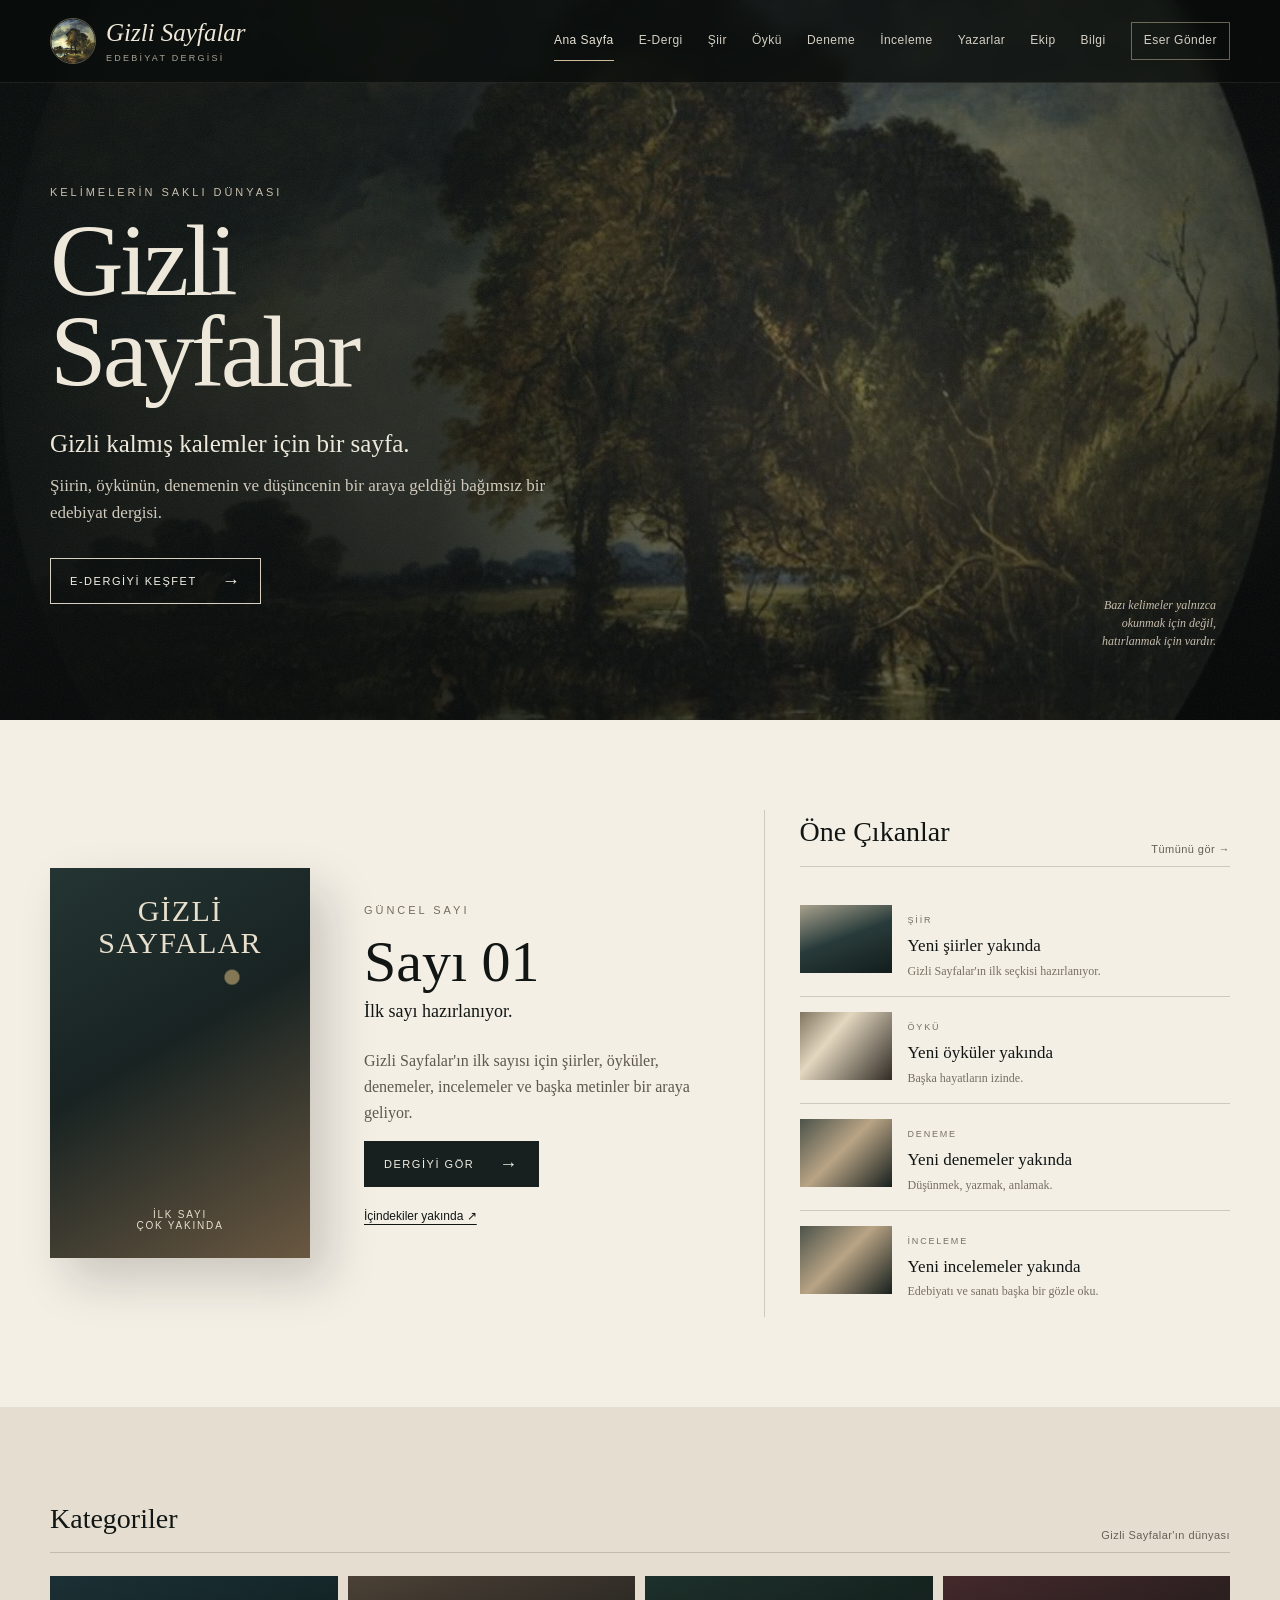
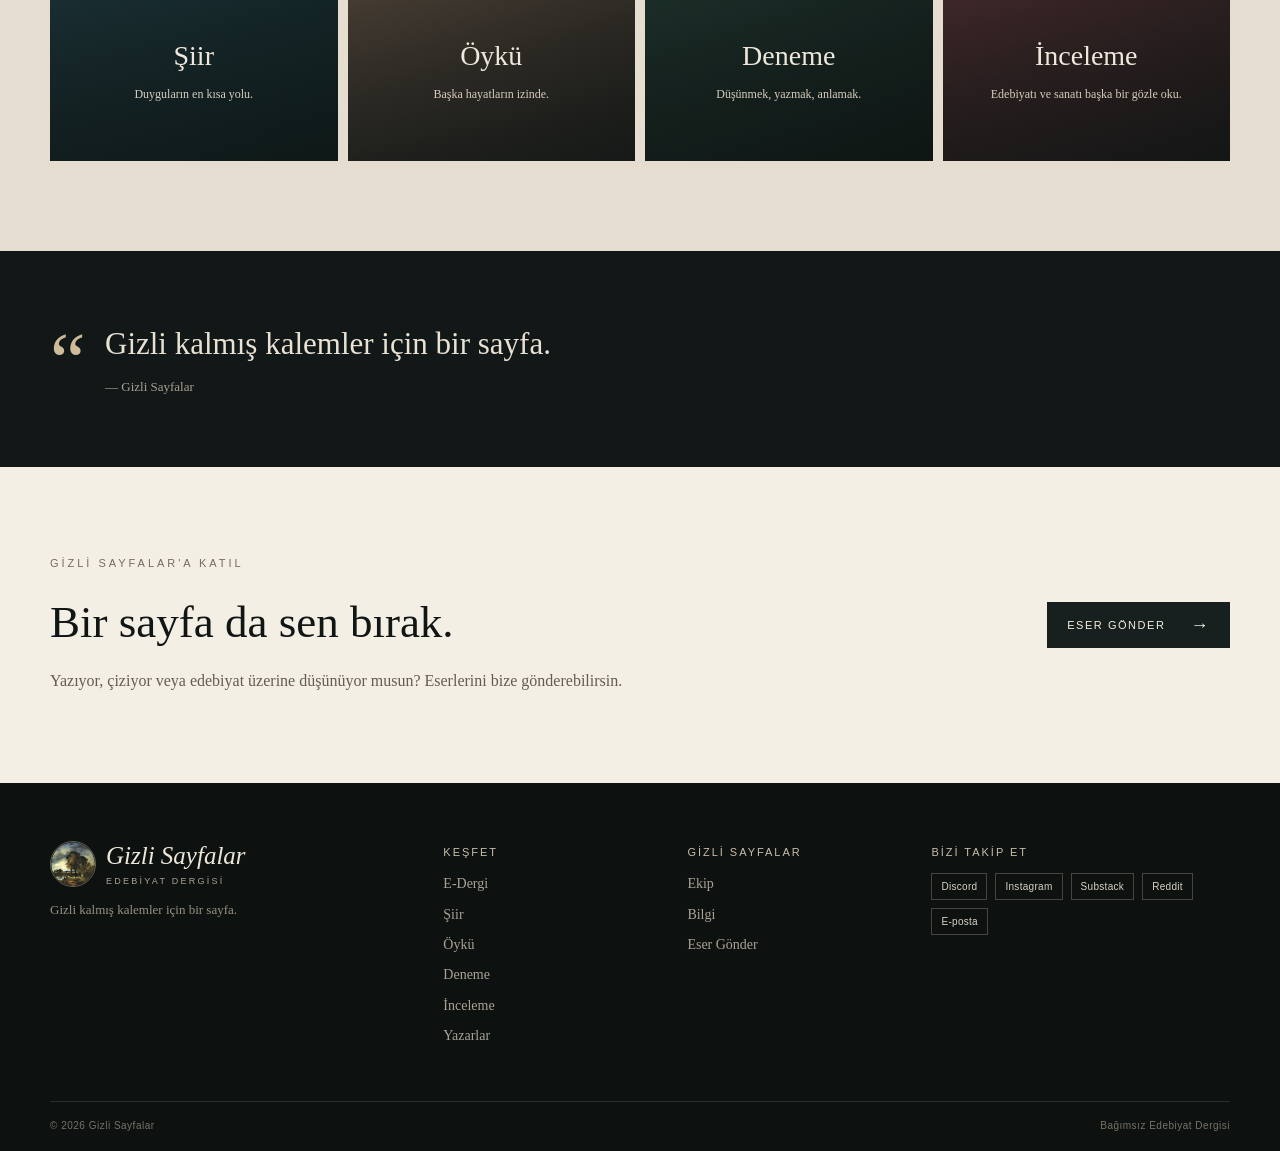
<file: index.html>
<!doctype html>
<html lang="tr">

<head>

  <meta charset="utf-8">

  <meta
    name="viewport"
    content="width=device-width, initial-scale=1"
  >

  <meta
    name="description"
    content="Gizli Sayfalar — Gizli kalmış kalemler için bir sayfa. Şiir, öykü, deneme, inceleme ve edebiyat."
  >

  <title>
    Gizli Sayfalar — Edebiyat Dergisi
  </title>

  <link
    rel="icon"
    href="assets/logo.svg"
    type="image/svg+xml"
  >

  <link
    rel="stylesheet"
    href="css/style.css"
  >

</head>


<body>


<!-- =========================
     HEADER
========================= -->

<header class="site-header">

  <div class="container nav-wrap">


    <a
      class="brand"
      href="index.html"
      aria-label="Gizli Sayfalar ana sayfa"
    >

      <span class="brand-mark">

        <img
          src="assets/logo-emblem.png"
          alt=""
          aria-hidden="true"
        >

        <span>

          <strong>
            Gizli Sayfalar
          </strong>

          <small>
            EDEBİYAT DERGİSİ
          </small>

        </span>

      </span>

    </a>


    <button
      class="menu-toggle"
      aria-label="Menüyü aç/kapat"
      aria-expanded="false"
    >
      ☰
    </button>


    <nav
      class="nav"
      aria-label="Ana menü"
    >

      <a
        class="active"
        href="index.html"
      >
        Ana Sayfa
      </a>

      <a href="pages/e-dergi.html">
        E-Dergi
      </a>

      <a href="pages/siir.html">
        Şiir
      </a>

      <a href="pages/oyku.html">
        Öykü
      </a>

      <a href="pages/deneme.html">
        Deneme
      </a>

      <a href="pages/inceleme.html">
        İnceleme
      </a>

      <a href="pages/yazarlar.html">
        Yazarlar
      </a>

      <a href="pages/ekip.html">
        Ekip
      </a>

      <a href="pages/bilgi.html">
        Bilgi
      </a>

      <a
        class="nav-submit"
        href="pages/gonder.html"
      >
        Eser Gönder
      </a>

    </nav>


  </div>

</header>



<!-- =========================
     MAIN
========================= -->

<main>


<!-- HERO -->

<section class="hero">

  <div class="hero-overlay"></div>


  <div class="container hero-content">


    <p class="eyebrow">
      KELİMELERİN SAKLI DÜNYASI
    </p>


    <h1>
      Gizli<br>
      Sayfalar
    </h1>


    <p class="hero-lead">
      Gizli kalmış kalemler için bir sayfa.
    </p>


    <p class="hero-copy">
      Şiirin, öykünün, denemenin ve düşüncenin
      bir araya geldiği bağımsız bir edebiyat dergisi.
    </p>


    <a
      class="button button-light"
      href="pages/e-dergi.html"
    >

      E-DERGİYİ KEŞFET

      <span>
        →
      </span>

    </a>


  </div>


  <div class="hero-note">

    Bazı kelimeler yalnızca<br>
    okunmak için değil,<br>
    hatırlanmak için vardır.

  </div>


</section>



<!-- =========================
     CURRENT ISSUE
========================= -->

<section class="issue-section section">

  <div class="container issue-grid">


    <div
      class="issue-cover cover-placeholder"
      aria-label="İlk sayı kapağı henüz hazır değil"
    >

      <span>
        GİZLİ<br>
        SAYFALAR
      </span>

      <small>
        İLK SAYI<br>
        ÇOK YAKINDA
      </small>

    </div>


    <div class="issue-info">

      <p class="eyebrow dark">
        GÜNCEL SAYI
      </p>


      <h2>
        Sayı 01
      </h2>


      <p class="issue-status">
        İlk sayı hazırlanıyor.
      </p>


      <p>
        Gizli Sayfalar'ın ilk sayısı için
        şiirler, öyküler, denemeler,
        incelemeler ve başka metinler
        bir araya geliyor.
      </p>


      <a
        class="button button-dark"
        href="pages/e-dergi.html"
      >

        DERGİYİ GÖR

        <span>
          →
        </span>

      </a>


      <a
        class="text-link"
        href="pages/e-dergi.html"
      >
        İçindekiler yakında ↗
      </a>


    </div>



    <!-- ÖNE ÇIKANLAR -->

    <div class="recent">


      <div class="section-heading">

        <h2>
          Öne Çıkanlar
        </h2>

        <a href="pages/siir.html">
          Tümünü gör →
        </a>

      </div>



      <!-- ŞİİR -->

      <article class="recent-item">

        <div
          class="mini-image img-sea"
          aria-hidden="true"
        ></div>


        <div>

          <span>
            ŞİİR
          </span>

          <h3>
            Yeni şiirler yakında
          </h3>

          <p>
            Gizli Sayfalar'ın ilk seçkisi hazırlanıyor.
          </p>

        </div>

      </article>



      <!-- ÖYKÜ -->

      <article class="recent-item">

        <div
          class="mini-image img-paper"
          aria-hidden="true"
        ></div>


        <div>

          <span>
            ÖYKÜ
          </span>

          <h3>
            Yeni öyküler yakında
          </h3>

          <p>
            Başka hayatların izinde.
          </p>

        </div>

      </article>



      <!-- DENEME -->

      <article class="recent-item">

        <div
          class="mini-image img-window"
          aria-hidden="true"
        ></div>


        <div>

          <span>
            DENEME
          </span>

          <h3>
            Yeni denemeler yakında
          </h3>

          <p>
            Düşünmek, yazmak, anlamak.
          </p>

        </div>

      </article>



      <!-- İNCELEME -->

      <article class="recent-item">

        <div
          class="mini-image img-window"
          aria-hidden="true"
        ></div>


        <div>

          <span>
            İNCELEME
          </span>

          <h3>
            Yeni incelemeler yakında
          </h3>

          <p>
            Edebiyatı ve sanatı başka bir gözle oku.
          </p>

        </div>

      </article>


    </div>


  </div>

</section>



<!-- =========================
     CATEGORIES
========================= -->

<section class="categories section section-muted">

  <div class="container">


    <div class="section-heading">

      <h2>
        Kategoriler
      </h2>

      <span>
        Gizli Sayfalar'ın dünyası
      </span>

    </div>



    <div class="category-grid">


      <!-- ŞİİR -->

      <a
        class="category-card cat-poem"
        href="pages/siir.html"
      >

        <strong>
          Şiir
        </strong>

        <small>
          Duyguların en kısa yolu.
        </small>

      </a>



      <!-- ÖYKÜ -->

      <a
        class="category-card cat-story"
        href="pages/oyku.html"
      >

        <strong>
          Öykü
        </strong>

        <small>
          Başka hayatların izinde.
        </small>

      </a>



      <!-- DENEME -->

      <a
        class="category-card cat-essay"
        href="pages/deneme.html"
      >

        <strong>
          Deneme
        </strong>

        <small>
          Düşünmek, yazmak, anlamak.
        </small>

      </a>



      <!-- İNCELEME -->

      <a
        class="category-card cat-crit"
        href="pages/inceleme.html"
      >

        <strong>
          İnceleme
        </strong>

        <small>
          Edebiyatı ve sanatı başka bir gözle oku.
        </small>

      </a>


    </div>

  </div>

</section>



<!-- =========================
     QUOTE
========================= -->

<section class="quote-band">

  <div class="container">


    <span class="quote-mark">
      “
    </span>


    <p>
      Gizli kalmış kalemler için bir sayfa.
    </p>


    <small>
      — Gizli Sayfalar
    </small>


  </div>

</section>



<!-- =========================
     JOIN
========================= -->

<section class="join section">

  <div class="container join-grid">


    <div>

      <p class="eyebrow dark">
        GİZLİ SAYFALAR'A KATIL
      </p>


      <h2>
        Bir sayfa da sen bırak.
      </h2>


      <p>
        Yazıyor, çiziyor veya edebiyat üzerine
        düşünüyor musun?
        Eserlerini bize gönderebilirsin.
      </p>

    </div>


    <a
      class="button button-dark"
      href="pages/gonder.html"
    >

      ESER GÖNDER

      <span>
        →
      </span>

    </a>


  </div>

</section>


</main>



<!-- =========================
     FOOTER
========================= -->

<footer class="site-footer">


  <div class="container footer-grid">


    <!-- MARKA -->

    <div>

      <span class="brand-mark footer-brand">

        <img
          src="assets/logo-emblem.png"
          alt=""
          aria-hidden="true"
        >

        <span>

          <strong>
            Gizli Sayfalar
          </strong>

          <small>
            EDEBİYAT DERGİSİ
          </small>

        </span>

      </span>


      <p>
        Gizli kalmış kalemler için bir sayfa.
      </p>

    </div>



    <!-- KEŞFET -->

    <div>

      <h3>
        Keşfet
      </h3>


      <a href="pages/e-dergi.html">
        E-Dergi
      </a>


      <a href="pages/siir.html">
        Şiir
      </a>


      <a href="pages/oyku.html">
        Öykü
      </a>


      <a href="pages/deneme.html">
        Deneme
      </a>


      <a href="pages/inceleme.html">
        İnceleme
      </a>


      <a href="pages/yazarlar.html">
        Yazarlar
      </a>

    </div>



    <!-- GİZLİ SAYFALAR -->

    <div>

      <h3>
        Gizli Sayfalar
      </h3>


      <a href="pages/ekip.html">
        Ekip
      </a>


      <a href="pages/bilgi.html">
        Bilgi
      </a>


      <a href="pages/gonder.html">
        Eser Gönder
      </a>

    </div>



    <!-- SOSYAL -->

    <div>

      <h3>
        Bizi takip et
      </h3>


      <div class="socials">


        <a
          href="https://discord.gg/N4m8sy9b"
          target="_blank"
          rel="noopener"
          aria-label="Discord"
        >
          Discord
        </a>


        <a
          href="https://www.instagram.com/gizlisayfalardergisi?igsi=eDFiaDN3czNrcjU2"
          target="_blank"
          rel="noopener"
          aria-label="Instagram"
        >
          Instagram
        </a>


        <a
          href="https://substack.com/@lebklebkral?utm_source=share&utm_medium=android&r=7fsu47"
          target="_blank"
          rel="noopener"
          aria-label="Substack"
        >
          Substack
        </a>


        <a
          href="https://www.reddit.com/r/GizliSayfalar/s/rLZT53cDWE"
          target="_blank"
          rel="noopener"
          aria-label="Reddit"
        >
          Reddit
        </a>


        <a
          href="mailto:gizlisayfalardergisi@gmail.com"
          aria-label="E-posta"
        >
          E-posta
        </a>


      </div>

    </div>


  </div>



  <div class="container footer-bottom">

    <span>
      © 2026 Gizli Sayfalar
    </span>


    <span>
      Bağımsız Edebiyat Dergisi
    </span>

  </div>


</footer>



<script src="js/main.js"></script>


</body>

</html>
</file>
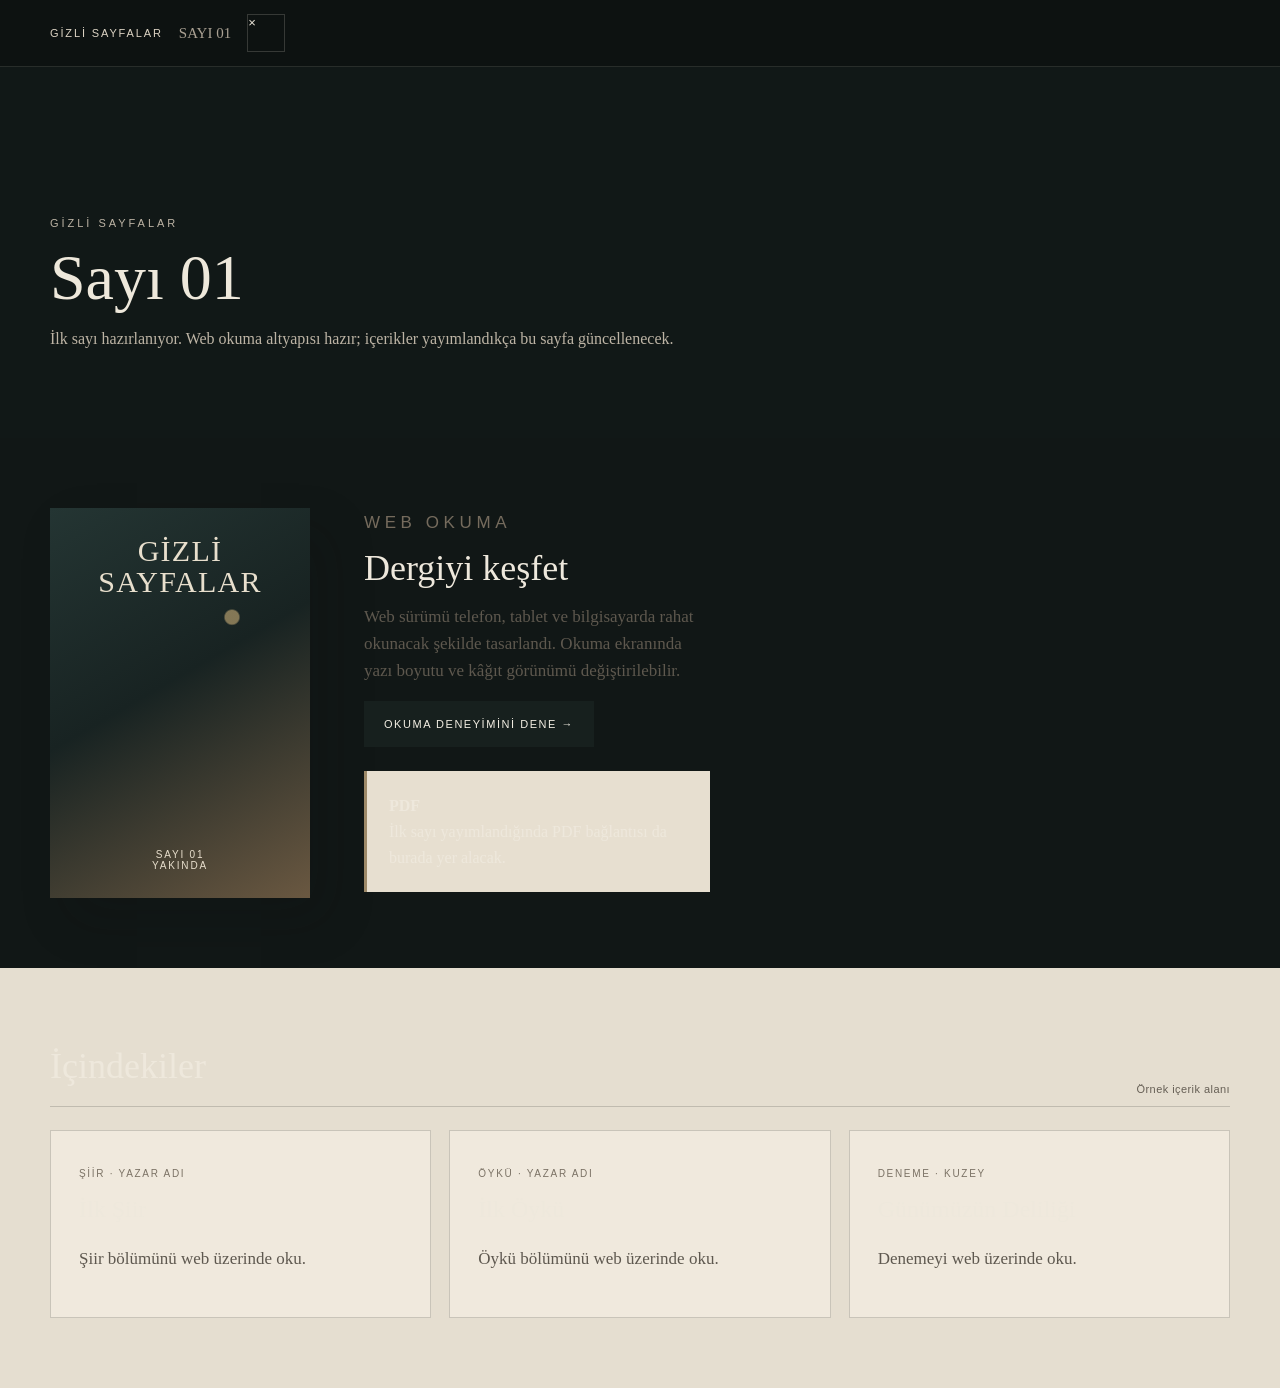
<file: dergi/sayi-01/index.html>
<!doctype html>
<html lang="tr">
<head><meta charset="utf-8"><meta name="viewport" content="width=device-width,initial-scale=1">
<title>Sayı 01 — Gizli Sayfalar</title><link rel="icon" href="../../assets/logo.svg" type="image/svg+xml">
<link rel="stylesheet" href="../../css/style.css"><link rel="stylesheet" href="../../css/reader.css"></head>
<body class="reader-shell">
<header class="reader-top"><div class="container reader-bar">
<a class="reader-brand" href="../../pages/e-dergi.html">GİZLİ SAYFALAR</a>
<span class="reader-title">SAYI 01</span><a class="reader-icon" href="../../index.html" aria-label="Ana sayfa">×</a>
</div></header>
<main>
<section class="page-hero"><div class="container"><p class="eyebrow">GİZLİ SAYFALAR</p><h1>Sayı 01</h1><p>İlk sayı hazırlanıyor. Web okuma altyapısı hazır; içerikler yayımlandıkça bu sayfa güncellenecek.</p></div></section>
<section class="content-section"><div class="container issue-grid">
<div class="issue-cover cover-placeholder"><span>GİZLİ<br>SAYFALAR</span><small>SAYI 01<br>YAKINDA</small></div>
<div class="issue-info"><p class="eyebrow dark">WEB OKUMA</p><h2>Dergiyi keşfet</h2>
<p>Web sürümü telefon, tablet ve bilgisayarda rahat okunacak şekilde tasarlandı. Okuma ekranında yazı boyutu ve kâğıt görünümü değiştirilebilir.</p>
<a class="button button-dark" href="articles/ilk-siir.html">OKUMA DENEYİMİNİ DENE →</a>
<div class="notice" style="margin-top:24px"><strong>PDF</strong><br>İlk sayı yayımlandığında PDF bağlantısı da burada yer alacak.</div>
</div></div></section>
<section class="content-section section-muted"><div class="container">
<div class="section-heading"><h2>İçindekiler</h2><span>Örnek içerik alanı</span></div>
<div class="cards">
<a class="card" href="articles/ilk-siir.html"><small>ŞİİR · YAZAR ADI</small><h3>İlk Şiir</h3><p>Şiir bölümünü web üzerinde oku.</p></a>
<a class="card" href="articles/ilk-oyku.html"><small>ÖYKÜ · YAZAR ADI</small><h3>İlk Öykü</h3><p>Öykü bölümünü web üzerinde oku.</p></a>
<a class="card" href="articles/gunumuzun-deliligi.html"><small>DENEME · KUZEY</small><h3>Günümüzün Deliliği</h3><p>Denemeyi web üzerinde oku.</p></a>
</div></div></section>
</main>
</body></html>
</file>
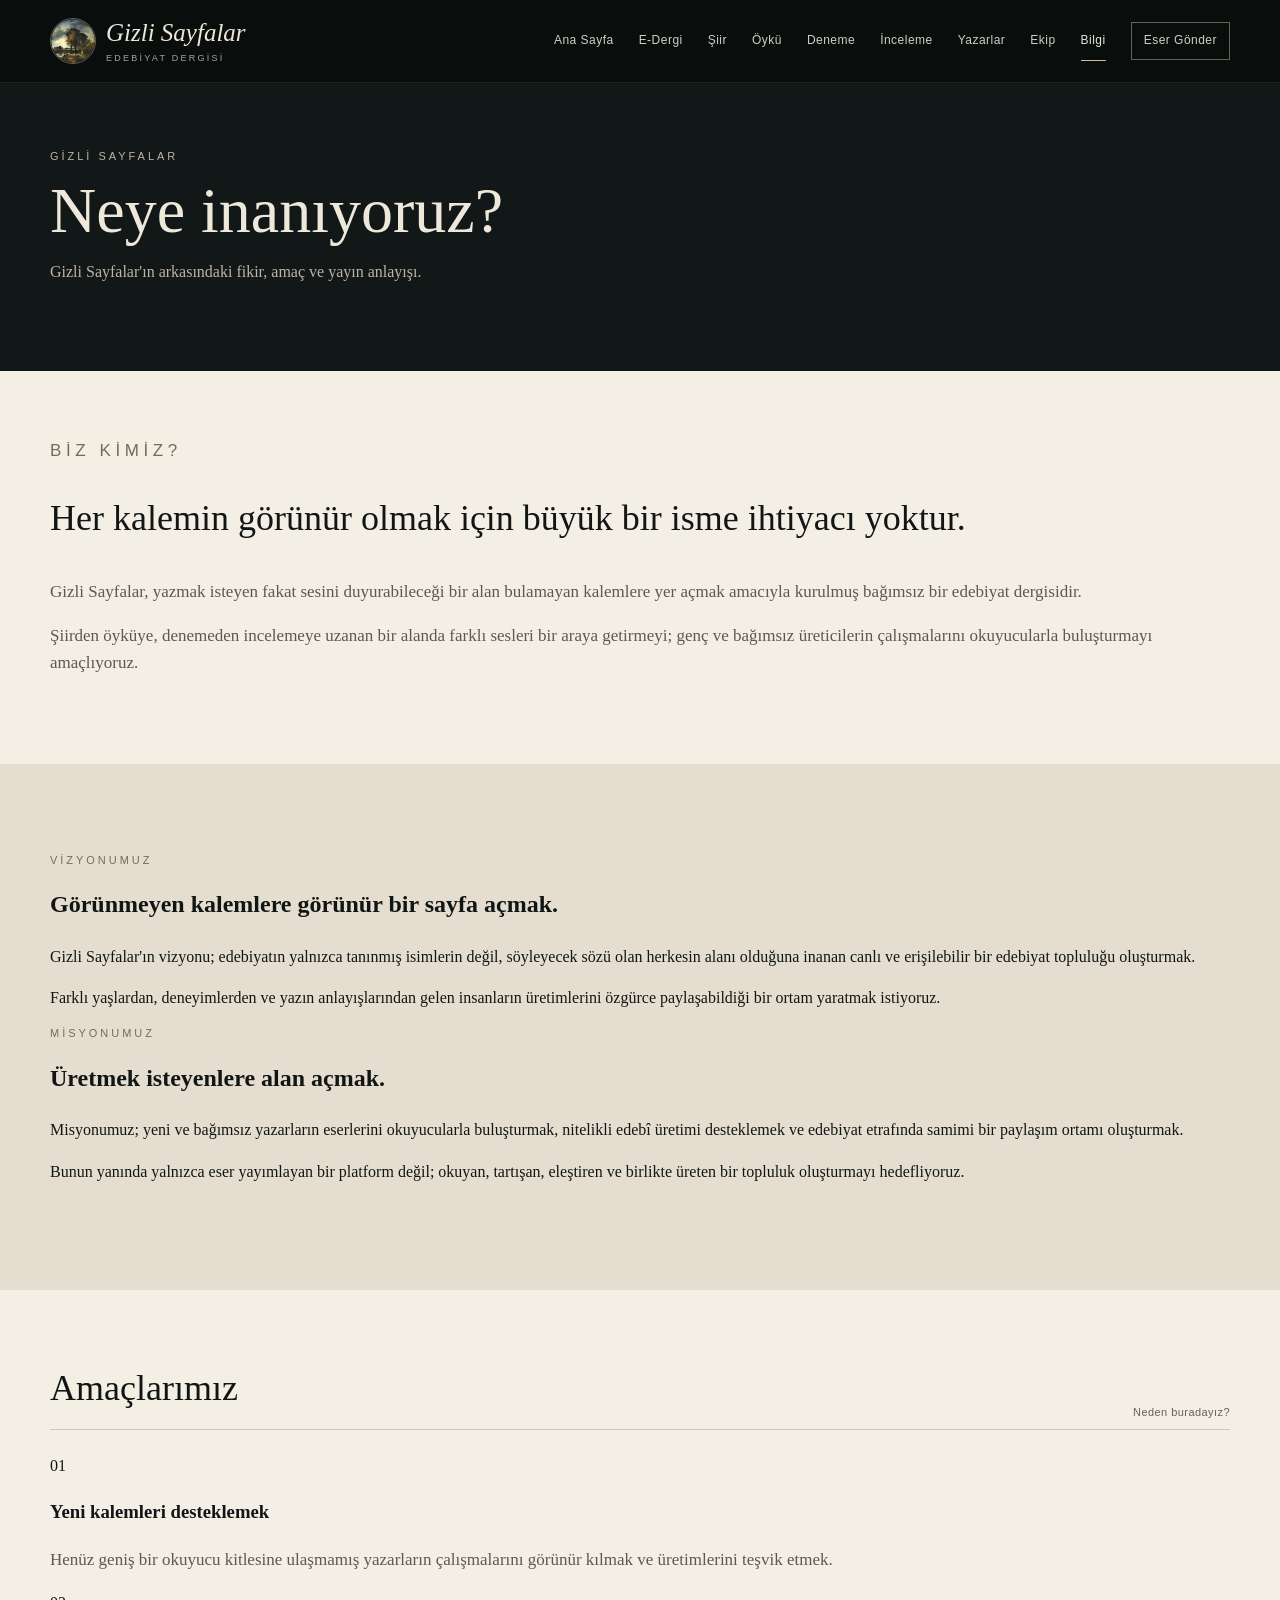
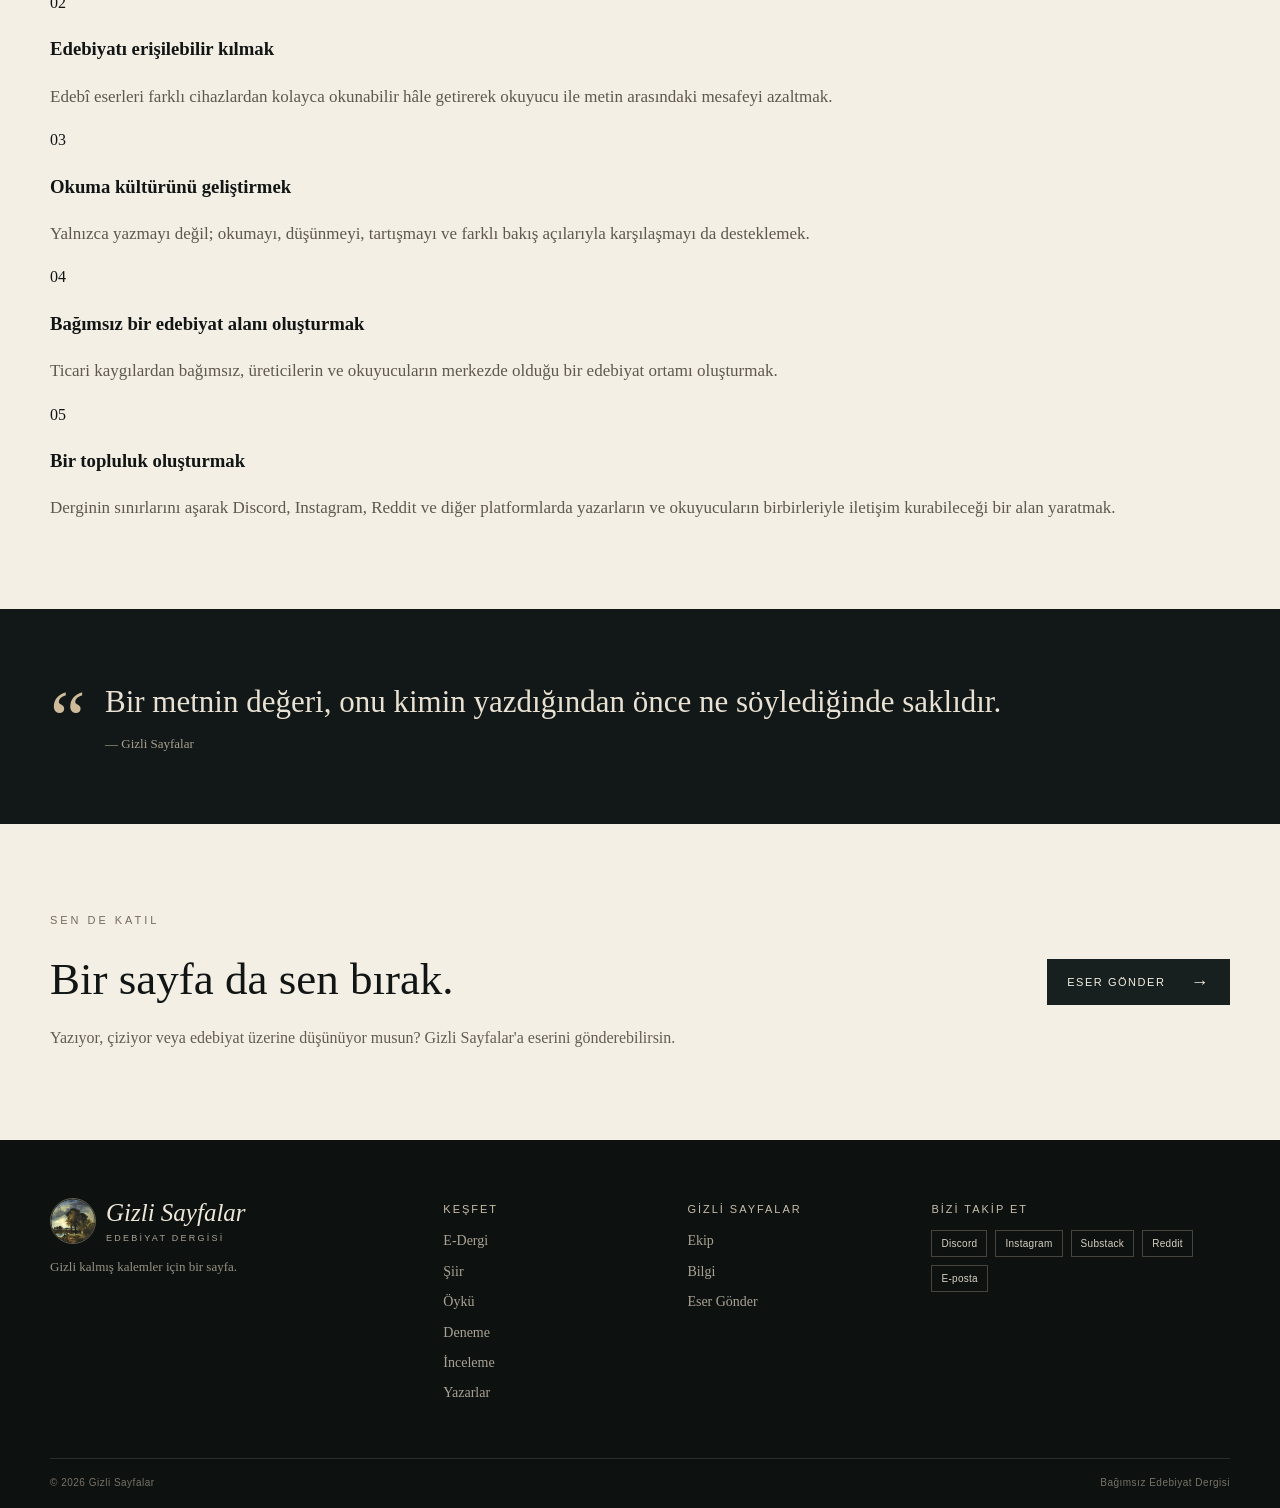
<file: pages/bilgi.html>
<!doctype html>
<html lang="tr">

<head>

  <meta charset="utf-8">

  <meta
    name="viewport"
    content="width=device-width, initial-scale=1"
  >

  <meta
    name="description"
    content="Gizli Sayfalar'ın vizyonu, misyonu ve amaçları."
  >

  <title>
    Bilgi — Gizli Sayfalar
  </title>

  <link
    rel="icon"
    href="../assets/logo.svg"
    type="image/svg+xml"
  >

  <link
    rel="stylesheet"
    href="../css/style.css"
  >

</head>


<body>


<header class="site-header">

  <div class="container nav-wrap">


    <a
      class="brand"
      href="../index.html"
    >

      <span class="brand-mark">

        <img
          src="../assets/logo-emblem.png"
          alt=""
          aria-hidden="true"
        >

        <span>

          <strong>
            Gizli Sayfalar
          </strong>

          <small>
            EDEBİYAT DERGİSİ
          </small>

        </span>

      </span>

    </a>


    <button
      class="menu-toggle"
      aria-label="Menüyü aç/kapat"
      aria-expanded="false"
    >
      ☰
    </button>


    <nav class="nav">

      <a href="../index.html">
        Ana Sayfa
      </a>

      <a href="e-dergi.html">
        E-Dergi
      </a>

      <a href="siir.html">
        Şiir
      </a>

      <a href="oyku.html">
        Öykü
      </a>

      <a href="deneme.html">
        Deneme
      </a>

      <a href="inceleme.html">
        İnceleme
      </a>

      <a href="yazarlar.html">
        Yazarlar
      </a>

      <a href="ekip.html">
        Ekip
      </a>

      <a
        class="active"
        href="bilgi.html"
      >
        Bilgi
      </a>

      <a
        class="nav-submit"
        href="gonder.html"
      >
        Eser Gönder
      </a>

    </nav>


  </div>

</header>



<main>


<!-- HERO -->

<section class="page-hero">

  <div class="container">

    <p class="eyebrow">
      GİZLİ SAYFALAR
    </p>

    <h1>
      Neye inanıyoruz?
    </h1>

    <p>
      Gizli Sayfalar'ın arkasındaki fikir,
      amaç ve yayın anlayışı.
    </p>

  </div>

</section>



<!-- INTRO -->

<section class="content-section">

  <div class="container">

    <div class="info-intro">

      <p class="eyebrow dark">
        BİZ KİMİZ?
      </p>

      <h2>
        Her kalemin görünür olmak için
        büyük bir isme ihtiyacı yoktur.
      </h2>

      <p>
        Gizli Sayfalar, yazmak isteyen fakat
        sesini duyurabileceği bir alan bulamayan
        kalemlere yer açmak amacıyla kurulmuş
        bağımsız bir edebiyat dergisidir.
      </p>

      <p>
        Şiirden öyküye, denemeden incelemeye
        uzanan bir alanda farklı sesleri bir araya
        getirmeyi; genç ve bağımsız üreticilerin
        çalışmalarını okuyucularla buluşturmayı
        amaçlıyoruz.
      </p>

    </div>

  </div>

</section>



<!-- VISION / MISSION -->

<section class="section section-muted">

  <div class="container">

    <div class="info-grid">


      <article class="info-card">

        <p class="eyebrow dark">
          VİZYONUMUZ
        </p>

        <h2>
          Görünmeyen kalemlere
          görünür bir sayfa açmak.
        </h2>

        <p>
          Gizli Sayfalar'ın vizyonu;
          edebiyatın yalnızca tanınmış isimlerin
          değil, söyleyecek sözü olan herkesin
          alanı olduğuna inanan canlı ve
          erişilebilir bir edebiyat topluluğu
          oluşturmak.
        </p>

        <p>
          Farklı yaşlardan, deneyimlerden ve
          yazın anlayışlarından gelen insanların
          üretimlerini özgürce paylaşabildiği
          bir ortam yaratmak istiyoruz.
        </p>

      </article>



      <article class="info-card">

        <p class="eyebrow dark">
          MİSYONUMUZ
        </p>

        <h2>
          Üretmek isteyenlere
          alan açmak.
        </h2>

        <p>
          Misyonumuz; yeni ve bağımsız
          yazarların eserlerini okuyucularla
          buluşturmak, nitelikli edebî üretimi
          desteklemek ve edebiyat etrafında
          samimi bir paylaşım ortamı oluşturmak.
        </p>

        <p>
          Bunun yanında yalnızca eser yayımlayan
          bir platform değil; okuyan, tartışan,
          eleştiren ve birlikte üreten bir topluluk
          oluşturmayı hedefliyoruz.
        </p>

      </article>


    </div>

  </div>

</section>



<!-- PURPOSE -->

<section class="content-section">

  <div class="container">


    <div class="section-heading">

      <h2>
        Amaçlarımız
      </h2>

      <span>
        Neden buradayız?
      </span>

    </div>



    <div class="purpose-list">


      <article class="purpose-item">

        <span>
          01
        </span>

        <div>

          <h3>
            Yeni kalemleri desteklemek
          </h3>

          <p>
            Henüz geniş bir okuyucu kitlesine
            ulaşmamış yazarların çalışmalarını
            görünür kılmak ve üretimlerini
            teşvik etmek.
          </p>

        </div>

      </article>



      <article class="purpose-item">

        <span>
          02
        </span>

        <div>

          <h3>
            Edebiyatı erişilebilir kılmak
          </h3>

          <p>
            Edebî eserleri farklı cihazlardan
            kolayca okunabilir hâle getirerek
            okuyucu ile metin arasındaki mesafeyi
            azaltmak.
          </p>

        </div>

      </article>



      <article class="purpose-item">

        <span>
          03
        </span>

        <div>

          <h3>
            Okuma kültürünü geliştirmek
          </h3>

          <p>
            Yalnızca yazmayı değil; okumayı,
            düşünmeyi, tartışmayı ve farklı
            bakış açılarıyla karşılaşmayı da
            desteklemek.
          </p>

        </div>

      </article>



      <article class="purpose-item">

        <span>
          04
        </span>

        <div>

          <h3>
            Bağımsız bir edebiyat alanı oluşturmak
          </h3>

          <p>
            Ticari kaygılardan bağımsız,
            üreticilerin ve okuyucuların
            merkezde olduğu bir edebiyat
            ortamı oluşturmak.
          </p>

        </div>

      </article>



      <article class="purpose-item">

        <span>
          05
        </span>

        <div>

          <h3>
            Bir topluluk oluşturmak
          </h3>

          <p>
            Derginin sınırlarını aşarak Discord,
            Instagram, Reddit ve diğer platformlarda
            yazarların ve okuyucuların birbirleriyle
            iletişim kurabileceği bir alan yaratmak.
          </p>

        </div>

      </article>


    </div>

  </div>

</section>



<!-- CLOSING -->

<section class="quote-band">

  <div class="container">

    <span class="quote-mark">
      “
    </span>

    <p>
      Bir metnin değeri,
      onu kimin yazdığından önce
      ne söylediğinde saklıdır.
    </p>

    <small>
      — Gizli Sayfalar
    </small>

  </div>

</section>



<!-- JOIN -->

<section class="join section">

  <div class="container join-grid">

    <div>

      <p class="eyebrow dark">
        SEN DE KATIL
      </p>

      <h2>
        Bir sayfa da sen bırak.
      </h2>

      <p>
        Yazıyor, çiziyor veya edebiyat
        üzerine düşünüyor musun?
        Gizli Sayfalar'a eserini gönderebilirsin.
      </p>

    </div>


    <a
      class="button button-dark"
      href="gonder.html"
    >

      ESER GÖNDER

      <span>
        →
      </span>

    </a>

  </div>

</section>


</main>



<footer class="site-footer">

  <div class="container footer-grid">


    <div>

      <span class="brand-mark footer-brand">

        <img
          src="../assets/logo-emblem.png"
          alt=""
          aria-hidden="true"
        >

        <span>

          <strong>
            Gizli Sayfalar
          </strong>

          <small>
            EDEBİYAT DERGİSİ
          </small>

        </span>

      </span>

      <p>
        Gizli kalmış kalemler için bir sayfa.
      </p>

    </div>


    <div>

      <h3>
        Keşfet
      </h3>

      <a href="e-dergi.html">
        E-Dergi
      </a>

      <a href="siir.html">
        Şiir
      </a>

      <a href="oyku.html">
        Öykü
      </a>

      <a href="deneme.html">
        Deneme
      </a>

      <a href="inceleme.html">
        İnceleme
      </a>

      <a href="yazarlar.html">
        Yazarlar
      </a>

    </div>


    <div>

      <h3>
        Gizli Sayfalar
      </h3>

      <a href="ekip.html">
        Ekip
      </a>

      <a href="bilgi.html">
        Bilgi
      </a>

      <a href="gonder.html">
        Eser Gönder
      </a>

    </div>


    <div>

      <h3>
        Bizi takip et
      </h3>

      <div class="socials">

        <a
          href="https://discord.gg/N4m8sy9b"
          target="_blank"
          rel="noopener"
        >
          Discord
        </a>

        <a
          href="https://www.instagram.com/gizlisayfalardergisi?igsi=eDFiaDN3czNrcjU2"
          target="_blank"
          rel="noopener"
        >
          Instagram
        </a>

        <a
          href="https://substack.com/@lebklebkral?utm_source=share&utm_medium=android&r=7fsu47"
          target="_blank"
          rel="noopener"
        >
          Substack
        </a>

        <a
          href="https://www.reddit.com/r/GizliSayfalar/s/rLZT53cDWE"
          target="_blank"
          rel="noopener"
        >
          Reddit
        </a>

        <a
          href="mailto:gizlisayfalardergisi@gmail.com"
        >
          E-posta
        </a>

      </div>

    </div>

  </div>


  <div class="container footer-bottom">

    <span>
      © 2026 Gizli Sayfalar
    </span>

    <span>
      Bağımsız Edebiyat Dergisi
    </span>

  </div>

</footer>


<script src="../js/main.js"></script>

</body>

</html>
</file>
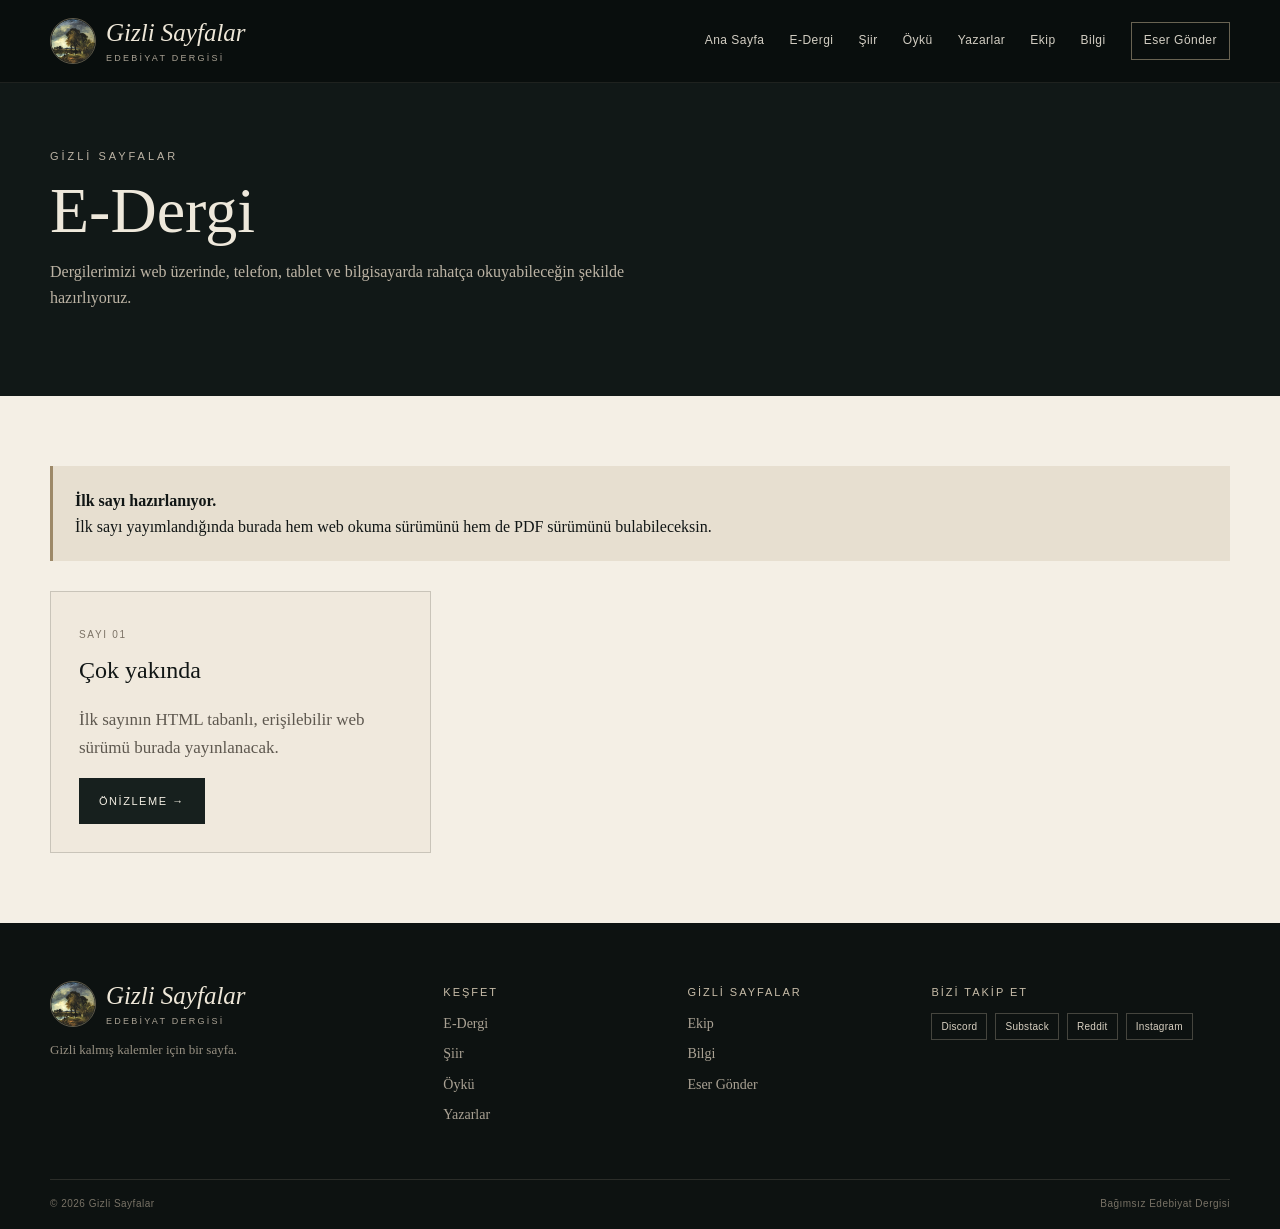
<file: pages/e-dergi.html>
<!doctype html><html lang="tr"><head><meta charset="utf-8"><meta name="viewport" content="width=device-width, initial-scale=1"><meta name="description" content="E-Dergi — Gizli Sayfalar"><title>E-Dergi — Gizli Sayfalar</title><link rel="icon" href="../assets/logo.svg" type="image/svg+xml"><link rel="stylesheet" href="../css/style.css"></head><body><header class="site-header inner-header"><div class="container nav-wrap">
<a class="brand" href="../index.html"><span class="brand-mark"><img src="../assets/logo-emblem.png" alt="" aria-hidden="true"><span><strong>Gizli Sayfalar</strong><small>EDEBİYAT DERGİSİ</small></span></span></a>
<button class="menu-toggle" aria-label="Menüyü aç/kapat" aria-expanded="false">☰</button>
<nav class="nav" aria-label="Ana menü">
<a href="../index.html">Ana Sayfa</a><a href="e-dergi.html">E-Dergi</a><a href="siir.html">Şiir</a><a href="oyku.html">Öykü</a><a href="yazarlar.html">Yazarlar</a><a href="ekip.html">Ekip</a><a href="bilgi.html">Bilgi</a><a class="nav-submit" href="gonder.html">Eser Gönder</a>
</nav></div></header>
<main><section class="page-hero"><div class="container"><p class="eyebrow">GİZLİ SAYFALAR</p><h1>E-Dergi</h1><p>Dergilerimizi web üzerinde, telefon, tablet ve bilgisayarda rahatça okuyabileceğin şekilde hazırlıyoruz.</p></div></section><section class="content-section"><div class="container">
<div class="notice"><strong>İlk sayı hazırlanıyor.</strong><br>İlk sayı yayımlandığında burada hem web okuma sürümünü hem de PDF sürümünü bulabileceksin.</div>
<div class="cards" style="margin-top:30px"><article class="card"><small>SAYI 01</small><h3>Çok yakında</h3><p>İlk sayının HTML tabanlı, erişilebilir web sürümü burada yayınlanacak.</p><a class="button button-dark" href="../dergi/sayi-01/index.html">ÖNİZLEME →</a></article></div>
</div></section></main><footer class="site-footer"><div class="container footer-grid">
<div><span class="brand-mark footer-brand"><img src="../assets/logo-emblem.png" alt="" aria-hidden="true"><span><strong>Gizli Sayfalar</strong><small>EDEBİYAT DERGİSİ</small></span></span><p>Gizli kalmış kalemler için bir sayfa.</p></div>
<div><h3>Keşfet</h3><a href="e-dergi.html">E-Dergi</a><a href="siir.html">Şiir</a><a href="oyku.html">Öykü</a><a href="yazarlar.html">Yazarlar</a></div>
<div><h3>Gizli Sayfalar</h3><a href="ekip.html">Ekip</a><a href="bilgi.html">Bilgi</a><a href="gonder.html">Eser Gönder</a></div>
<div><h3>Bizi takip et</h3><div class="socials"><a href="https://discord.gg/N4m8sy9b" target="_blank" rel="noopener">Discord</a><a href="https://substack.com/@lebklebkral?utm_source=share&utm_medium=android&r=7fsu47" target="_blank" rel="noopener">Substack</a><a href="https://www.reddit.com/r/GizliSayfalar/s/rLZT53cDWE" target="_blank" rel="noopener">Reddit</a><a href="#">Instagram</a></div></div>
</div><div class="container footer-bottom"><span>© 2026 Gizli Sayfalar</span><span>Bağımsız Edebiyat Dergisi</span></div></footer><script src="../js/main.js"></script></body></html>
</file>
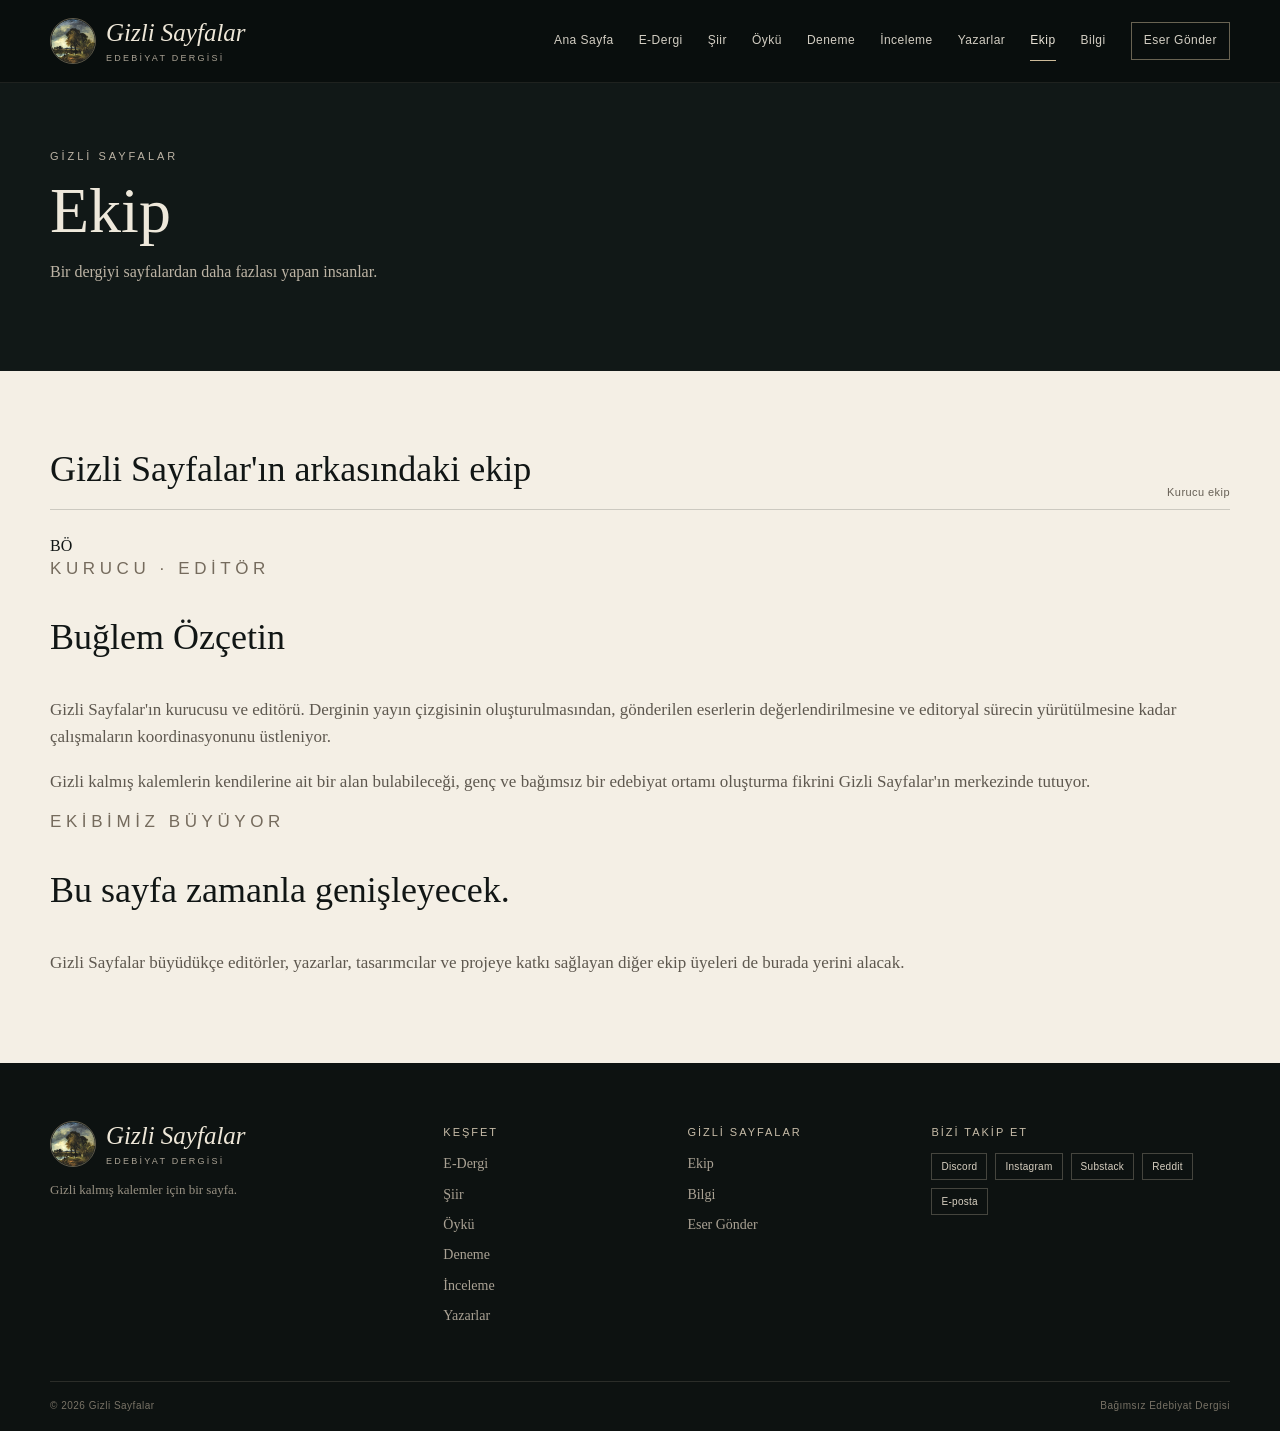
<file: pages/ekip.html>
<!doctype html>
<html lang="tr">

<head>
  <meta charset="utf-8">

  <meta
    name="viewport"
    content="width=device-width, initial-scale=1"
  >

  <meta
    name="description"
    content="Gizli Sayfalar ekibi."
  >

  <title>Ekip — Gizli Sayfalar</title>

  <link
    rel="icon"
    href="../assets/logo.svg"
    type="image/svg+xml"
  >

  <link
    rel="stylesheet"
    href="../css/style.css"
  >
</head>


<body>


<header class="site-header">

  <div class="container nav-wrap">

    <a
      class="brand"
      href="../index.html"
    >

      <span class="brand-mark">

        <img
          src="../assets/logo-emblem.png"
          alt=""
          aria-hidden="true"
        >

        <span>

          <strong>
            Gizli Sayfalar
          </strong>

          <small>
            EDEBİYAT DERGİSİ
          </small>

        </span>

      </span>

    </a>


    <button
      class="menu-toggle"
      aria-label="Menüyü aç/kapat"
      aria-expanded="false"
    >
      ☰
    </button>


    <nav class="nav">

      <a href="../index.html">
        Ana Sayfa
      </a>

      <a href="e-dergi.html">
        E-Dergi
      </a>

      <a href="siir.html">
        Şiir
      </a>

      <a href="oyku.html">
        Öykü
      </a>

      <a href="deneme.html">
        Deneme
      </a>

      <a href="inceleme.html">
        İnceleme
      </a>

      <a href="yazarlar.html">
        Yazarlar
      </a>

      <a
        class="active"
        href="ekip.html"
      >
        Ekip
      </a>

      <a href="bilgi.html">
        Bilgi
      </a>

      <a
        class="nav-submit"
        href="gonder.html"
      >
        Eser Gönder
      </a>

    </nav>

  </div>

</header>



<main>


<section class="page-hero">

  <div class="container">

    <p class="eyebrow">
      GİZLİ SAYFALAR
    </p>

    <h1>
      Ekip
    </h1>

    <p>
      Bir dergiyi sayfalardan daha fazlası yapan insanlar.
    </p>

  </div>

</section>



<section class="content-section">

  <div class="container">

    <div class="section-heading">

      <h2>
        Gizli Sayfalar'ın arkasındaki ekip
      </h2>

      <span>
        Kurucu ekip
      </span>

    </div>


    <div class="team-grid">


      <article class="team-card">

        <div class="team-initial">
          BÖ
        </div>


        <div class="team-info">

          <p class="eyebrow dark">
            KURUCU · EDİTÖR
          </p>

          <h2>
            Buğlem Özçetin
          </h2>

          <p>
            Gizli Sayfalar'ın kurucusu ve editörü.
            Derginin yayın çizgisinin oluşturulmasından,
            gönderilen eserlerin değerlendirilmesine ve
            editoryal sürecin yürütülmesine kadar
            çalışmaların koordinasyonunu üstleniyor.
          </p>

          <p>
            Gizli kalmış kalemlerin kendilerine ait bir
            alan bulabileceği, genç ve bağımsız bir
            edebiyat ortamı oluşturma fikrini
            Gizli Sayfalar'ın merkezinde tutuyor.
          </p>

        </div>

      </article>


    </div>


    <div class="team-note">

      <p class="eyebrow dark">
        EKİBİMİZ BÜYÜYOR
      </p>

      <h2>
        Bu sayfa zamanla genişleyecek.
      </h2>

      <p>
        Gizli Sayfalar büyüdükçe editörler,
        yazarlar, tasarımcılar ve projeye katkı
        sağlayan diğer ekip üyeleri de burada
        yerini alacak.
      </p>

    </div>

  </div>

</section>


</main>



<footer class="site-footer">

  <div class="container footer-grid">


    <div>

      <span class="brand-mark footer-brand">

        <img
          src="../assets/logo-emblem.png"
          alt=""
          aria-hidden="true"
        >

        <span>

          <strong>
            Gizli Sayfalar
          </strong>

          <small>
            EDEBİYAT DERGİSİ
          </small>

        </span>

      </span>

      <p>
        Gizli kalmış kalemler için bir sayfa.
      </p>

    </div>


    <div>

      <h3>
        Keşfet
      </h3>

      <a href="e-dergi.html">
        E-Dergi
      </a>

      <a href="siir.html">
        Şiir
      </a>

      <a href="oyku.html">
        Öykü
      </a>

      <a href="deneme.html">
        Deneme
      </a>

      <a href="inceleme.html">
        İnceleme
      </a>

      <a href="yazarlar.html">
        Yazarlar
      </a>

    </div>


    <div>

      <h3>
        Gizli Sayfalar
      </h3>

      <a href="ekip.html">
        Ekip
      </a>

      <a href="bilgi.html">
        Bilgi
      </a>

      <a href="gonder.html">
        Eser Gönder
      </a>

    </div>


    <div>

      <h3>
        Bizi takip et
      </h3>

      <div class="socials">

        <a
          href="https://discord.gg/N4m8sy9b"
          target="_blank"
          rel="noopener"
        >
          Discord
        </a>

        <a
          href="https://www.instagram.com/gizlisayfalardergisi?igsi=eDFiaDN3czNrcjU2"
          target="_blank"
          rel="noopener"
        >
          Instagram
        </a>

        <a
          href="https://substack.com/@lebklebkral?utm_source=share&utm_medium=android&r=7fsu47"
          target="_blank"
          rel="noopener"
        >
          Substack
        </a>

        <a
          href="https://www.reddit.com/r/GizliSayfalar/s/rLZT53cDWE"
          target="_blank"
          rel="noopener"
        >
          Reddit
        </a>

        <a
          href="mailto:gizlisayfalardergisi@gmail.com"
        >
          E-posta
        </a>

      </div>

    </div>

  </div>


  <div class="container footer-bottom">

    <span>
      © 2026 Gizli Sayfalar
    </span>

    <span>
      Bağımsız Edebiyat Dergisi
    </span>

  </div>

</footer>


<script src="../js/main.js"></script>

</body>

</html>
</file>
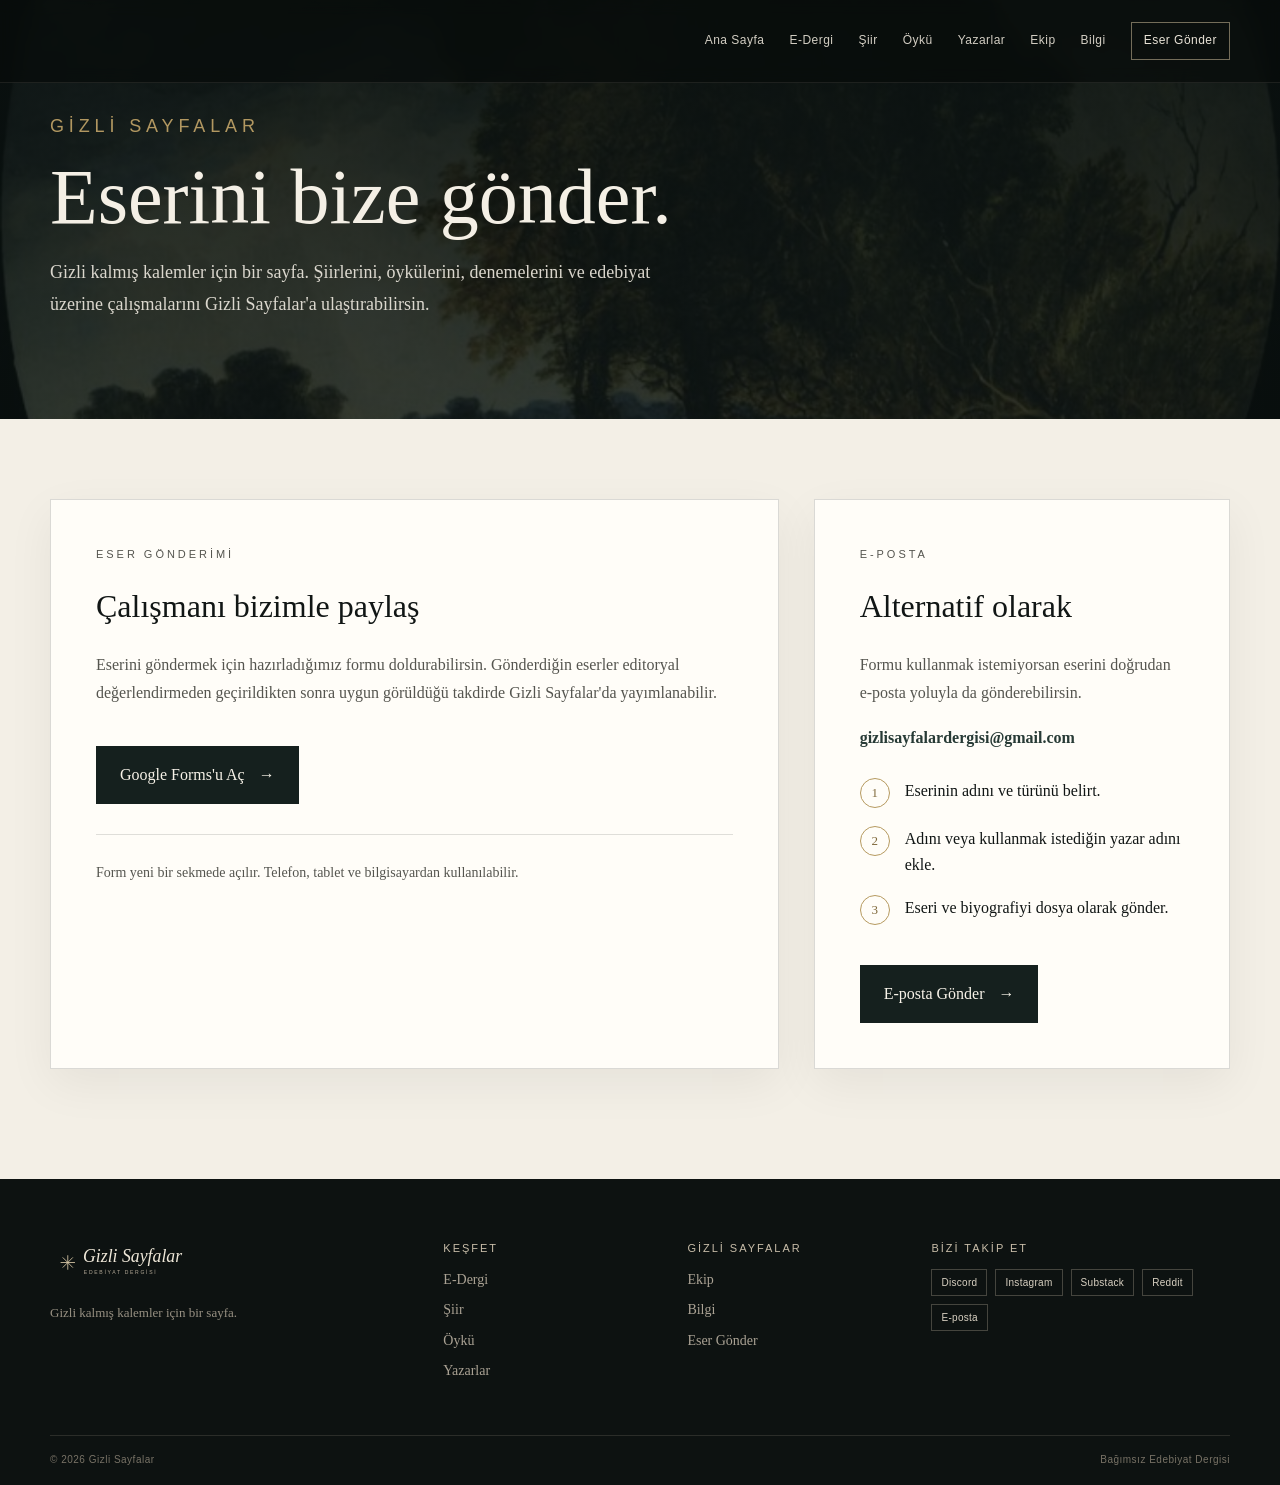
<file: pages/gonder.html>
<!doctype html>
<html lang="tr">

<head>
  <meta charset="utf-8">
  <meta name="viewport" content="width=device-width, initial-scale=1">

  <meta
    name="description"
    content="Gizli Sayfalar'a şiir, öykü, deneme ve diğer edebî eserlerinizi gönderin."
  >

  <title>Eser Gönder — Gizli Sayfalar</title>

  <link rel="stylesheet" href="../css/style.css">

  <style>
    .submission-hero {
      padding: 110px 0 80px;
      background:
        linear-gradient(
          180deg,
          rgba(10, 17, 16, .94),
          rgba(10, 17, 16, .82)
        ),
        url("../assets/hero.jpg") center / cover;
      color: #f4efe5;
    }

    .submission-hero .eyebrow {
      color: #c8a96b;
    }

    .submission-hero h1 {
      max-width: 850px;
      margin: 15px 0 20px;
      font-size: clamp(42px, 7vw, 78px);
      line-height: .98;
      font-weight: 400;
    }

    .submission-hero p {
      max-width: 650px;
      font-size: 18px;
      line-height: 1.8;
      opacity: .88;
    }

    .submission-section {
      padding: 80px 0 110px;
      background: #f3efe6;
    }

    .submission-grid {
      display: grid;
      grid-template-columns: 1.4fr .8fr;
      gap: 35px;
      align-items: stretch;
    }

    .submission-card {
      background: #fffdf8;
      border: 1px solid rgba(30, 35, 32, .16);
      padding: 45px;
      box-shadow: 0 15px 45px rgba(20, 25, 23, .06);
    }

    .submission-card h2 {
      margin: 0 0 18px;
      font-size: 32px;
      font-weight: 400;
    }

    .submission-card p {
      line-height: 1.8;
      color: #55554f;
    }

    .submission-button {
      display: inline-flex;
      align-items: center;
      gap: 14px;
      margin-top: 22px;
      padding: 15px 23px;
      background: #15201e;
      color: #f8f3e9;
      text-decoration: none;
      border: 1px solid #15201e;
      transition: .25s ease;
    }

    .submission-button:hover {
      background: transparent;
      color: #15201e;
    }

    .submission-email {
      color: #273a35;
      font-weight: 600;
      word-break: break-word;
    }

    .submission-note {
      margin-top: 30px;
      padding-top: 25px;
      border-top: 1px solid rgba(30, 35, 32, .14);
      font-size: 14px;
    }

    .submission-steps {
      margin: 25px 0 0;
      padding: 0;
      list-style: none;
    }

    .submission-steps li {
      display: flex;
      gap: 15px;
      margin-bottom: 18px;
      line-height: 1.6;
    }

    .submission-number {
      flex: 0 0 30px;
      width: 30px;
      height: 30px;
      display: grid;
      place-items: center;
      border: 1px solid #b69a60;
      color: #806a3d;
      border-radius: 50%;
      font-size: 13px;
    }

    @media (max-width: 800px) {

      .submission-hero {
        padding: 75px 0 60px;
      }

      .submission-section {
        padding: 55px 0 70px;
      }

      .submission-grid {
        grid-template-columns: 1fr;
      }

      .submission-card {
        padding: 30px 24px;
      }

      .submission-card h2 {
        font-size: 27px;
      }

    }
  </style>

</head>


<body>


<header class="site-header">

  <div class="container nav-wrap">

    <a class="brand" href="../index.html">

      <img
        src="../assets/logo.svg"
        alt="Gizli Sayfalar"
      >

    </a>


    <button
      class="menu-toggle"
      aria-label="Menüyü aç/kapat"
      aria-expanded="false"
    >
      ☰
    </button>


    <nav class="nav">

      <a href="../index.html">
        Ana Sayfa
      </a>

      <a href="e-dergi.html">
        E-Dergi
      </a>

      <a href="siir.html">
        Şiir
      </a>

      <a href="oyku.html">
        Öykü
      </a>

      <a href="yazarlar.html">
        Yazarlar
      </a>

      <a href="ekip.html">
        Ekip
      </a>

      <a href="bilgi.html">
        Bilgi
      </a>

      <a
        class="nav-submit active"
        href="gonder.html"
      >
        Eser Gönder
      </a>

    </nav>

  </div>

</header>


<main>


<section class="submission-hero">

  <div class="container">

    <p class="eyebrow">
      GİZLİ SAYFALAR
    </p>

    <h1>
      Eserini bize gönder.
    </h1>

    <p>
      Gizli kalmış kalemler için bir sayfa.
      Şiirlerini, öykülerini, denemelerini ve
      edebiyat üzerine çalışmalarını Gizli Sayfalar'a
      ulaştırabilirsin.
    </p>

  </div>

</section>


<section class="submission-section">

  <div class="container">

    <div class="submission-grid">


      <article class="submission-card">

        <p class="eyebrow">
          ESER GÖNDERİMİ
        </p>

        <h2>
          Çalışmanı bizimle paylaş
        </h2>

        <p>
          Eserini göndermek için hazırladığımız
          formu doldurabilirsin. Gönderdiğin eserler
          editoryal değerlendirmeden geçirildikten
          sonra uygun görüldüğü takdirde
          Gizli Sayfalar'da yayımlanabilir.
        </p>

        <a
          class="submission-button"
          href="https://docs.google.com/forms/d/e/1FAIpQLScApbjwWhx9MQRDScyhV-jKAjugcaDr7foB3stmNKZmaz5YAA/viewform?usp=header"
          target="_blank"
          rel="noopener"
        >
          Google Forms'u Aç
          <span>→</span>
        </a>

        <p class="submission-note">
          Form yeni bir sekmede açılır.
          Telefon, tablet ve bilgisayardan
          kullanılabilir.
        </p>

      </article>


      <aside class="submission-card">

        <p class="eyebrow">
          E-POSTA
        </p>

        <h2>
          Alternatif olarak
        </h2>

        <p>
          Formu kullanmak istemiyorsan eserini
          doğrudan e-posta yoluyla da
          gönderebilirsin.
        </p>

        <p>
          <a
            class="submission-email"
            href="mailto:gizlisayfalardergisi@gmail.com"
          >
            gizlisayfalardergisi@gmail.com
          </a>
        </p>

        <ol class="submission-steps">

          <li>
            <span class="submission-number">1</span>
            <span>
              Eserinin adını ve türünü belirt.
            </span>
          </li>

          <li>
            <span class="submission-number">2</span>
            <span>
              Adını veya kullanmak istediğin
              yazar adını ekle.
            </span>
          </li>

          <li>
            <span class="submission-number">3</span>
            <span>
              Eseri ve biyografiyi dosya olarak gönder.
            </span>
          </li>

        </ol>

        <a
          class="submission-button"
          href="mailto:gizlisayfalardergisi@gmail.com"
        >
          E-posta Gönder
          <span>→</span>
        </a>

      </aside>


    </div>

  </div>

</section>


</main>


<footer class="site-footer">

  <div class="container footer-grid">

    <div>

      <img
        src="../assets/logo.svg"
        class="footer-logo"
        alt="Gizli Sayfalar"
      >

      <p>
        Gizli kalmış kalemler için bir sayfa.
      </p>

    </div>


    <div>

      <h3>
        Keşfet
      </h3>

      <a href="e-dergi.html">
        E-Dergi
      </a>

      <a href="siir.html">
        Şiir
      </a>

      <a href="oyku.html">
        Öykü
      </a>

      <a href="yazarlar.html">
        Yazarlar
      </a>

    </div>


    <div>

      <h3>
        Gizli Sayfalar
      </h3>

      <a href="ekip.html">
        Ekip
      </a>

      <a href="bilgi.html">
        Bilgi
      </a>

      <a href="gonder.html">
        Eser Gönder
      </a>

    </div>


    <div>

      <h3>
        Bizi takip et
      </h3>

      <div class="socials">

        <a
          href="https://discord.gg/N4m8sy9b"
          target="_blank"
          rel="noopener"
        >
          Discord
        </a>

        <a
          href="https://www.instagram.com/gizlisayfalardergisi?igsi=eDFiaDN3czNrcjU2"
          target="_blank"
          rel="noopener"
        >
          Instagram
        </a>

        <a
          href="https://substack.com/@lebklebkral?utm_source=share&utm_medium=android&r=7fsu47"
          target="_blank"
          rel="noopener"
        >
          Substack
        </a>

        <a
          href="https://www.reddit.com/r/GizliSayfalar/s/rLZT53cDWE"
          target="_blank"
          rel="noopener"
        >
          Reddit
        </a>

        <a
          href="mailto:gizlisayfalardergisi@gmail.com"
        >
          E-posta
        </a>

      </div>

    </div>

  </div>


  <div class="container footer-bottom">

    <span>
      © 2026 Gizli Sayfalar
    </span>

    <span>
      Bağımsız Edebiyat Dergisi
    </span>

  </div>

</footer>


<script src="../js/main.js"></script>

</body>

</html>
</file>
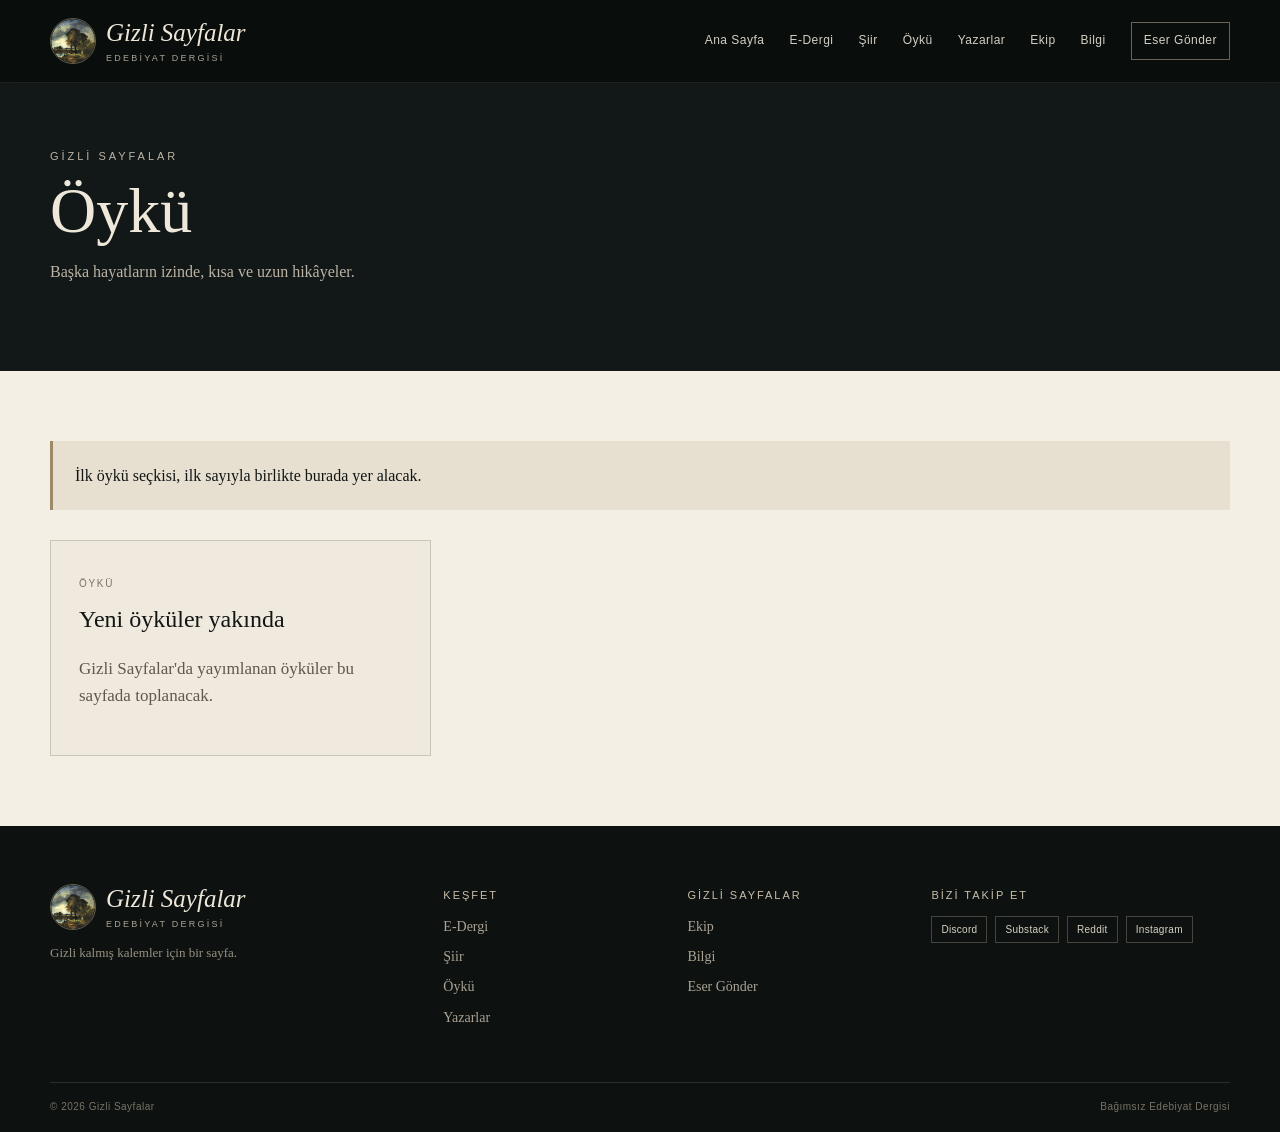
<file: pages/oyku.html>
<!doctype html><html lang="tr"><head><meta charset="utf-8"><meta name="viewport" content="width=device-width, initial-scale=1"><meta name="description" content="Öykü — Gizli Sayfalar"><title>Öykü — Gizli Sayfalar</title><link rel="icon" href="../assets/logo.svg" type="image/svg+xml"><link rel="stylesheet" href="../css/style.css"></head><body><header class="site-header inner-header"><div class="container nav-wrap">
<a class="brand" href="../index.html"><span class="brand-mark"><img src="../assets/logo-emblem.png" alt="" aria-hidden="true"><span><strong>Gizli Sayfalar</strong><small>EDEBİYAT DERGİSİ</small></span></span></a>
<button class="menu-toggle" aria-label="Menüyü aç/kapat" aria-expanded="false">☰</button>
<nav class="nav" aria-label="Ana menü">
<a href="../index.html">Ana Sayfa</a><a href="e-dergi.html">E-Dergi</a><a href="siir.html">Şiir</a><a href="oyku.html">Öykü</a><a href="yazarlar.html">Yazarlar</a><a href="ekip.html">Ekip</a><a href="bilgi.html">Bilgi</a><a class="nav-submit" href="gonder.html">Eser Gönder</a>
</nav></div></header>
<main><section class="page-hero"><div class="container"><p class="eyebrow">GİZLİ SAYFALAR</p><h1>Öykü</h1><p>Başka hayatların izinde, kısa ve uzun hikâyeler.</p></div></section><section class="content-section"><div class="container"><div class="notice">İlk öykü seçkisi, ilk sayıyla birlikte burada yer alacak.</div>
<div class="cards" style="margin-top:30px"><article class="card"><small>ÖYKÜ</small><h3>Yeni öyküler yakında</h3><p>Gizli Sayfalar'da yayımlanan öyküler bu sayfada toplanacak.</p></article></div></div></section></main><footer class="site-footer"><div class="container footer-grid">
<div><span class="brand-mark footer-brand"><img src="../assets/logo-emblem.png" alt="" aria-hidden="true"><span><strong>Gizli Sayfalar</strong><small>EDEBİYAT DERGİSİ</small></span></span><p>Gizli kalmış kalemler için bir sayfa.</p></div>
<div><h3>Keşfet</h3><a href="e-dergi.html">E-Dergi</a><a href="siir.html">Şiir</a><a href="oyku.html">Öykü</a><a href="yazarlar.html">Yazarlar</a></div>
<div><h3>Gizli Sayfalar</h3><a href="ekip.html">Ekip</a><a href="bilgi.html">Bilgi</a><a href="gonder.html">Eser Gönder</a></div>
<div><h3>Bizi takip et</h3><div class="socials"><a href="https://discord.gg/N4m8sy9b" target="_blank" rel="noopener">Discord</a><a href="https://substack.com/@lebklebkral?utm_source=share&utm_medium=android&r=7fsu47" target="_blank" rel="noopener">Substack</a><a href="https://www.reddit.com/r/GizliSayfalar/s/rLZT53cDWE" target="_blank" rel="noopener">Reddit</a><a href="#">Instagram</a></div></div>
</div><div class="container footer-bottom"><span>© 2026 Gizli Sayfalar</span><span>Bağımsız Edebiyat Dergisi</span></div></footer><script src="../js/main.js"></script></body></html>
</file>
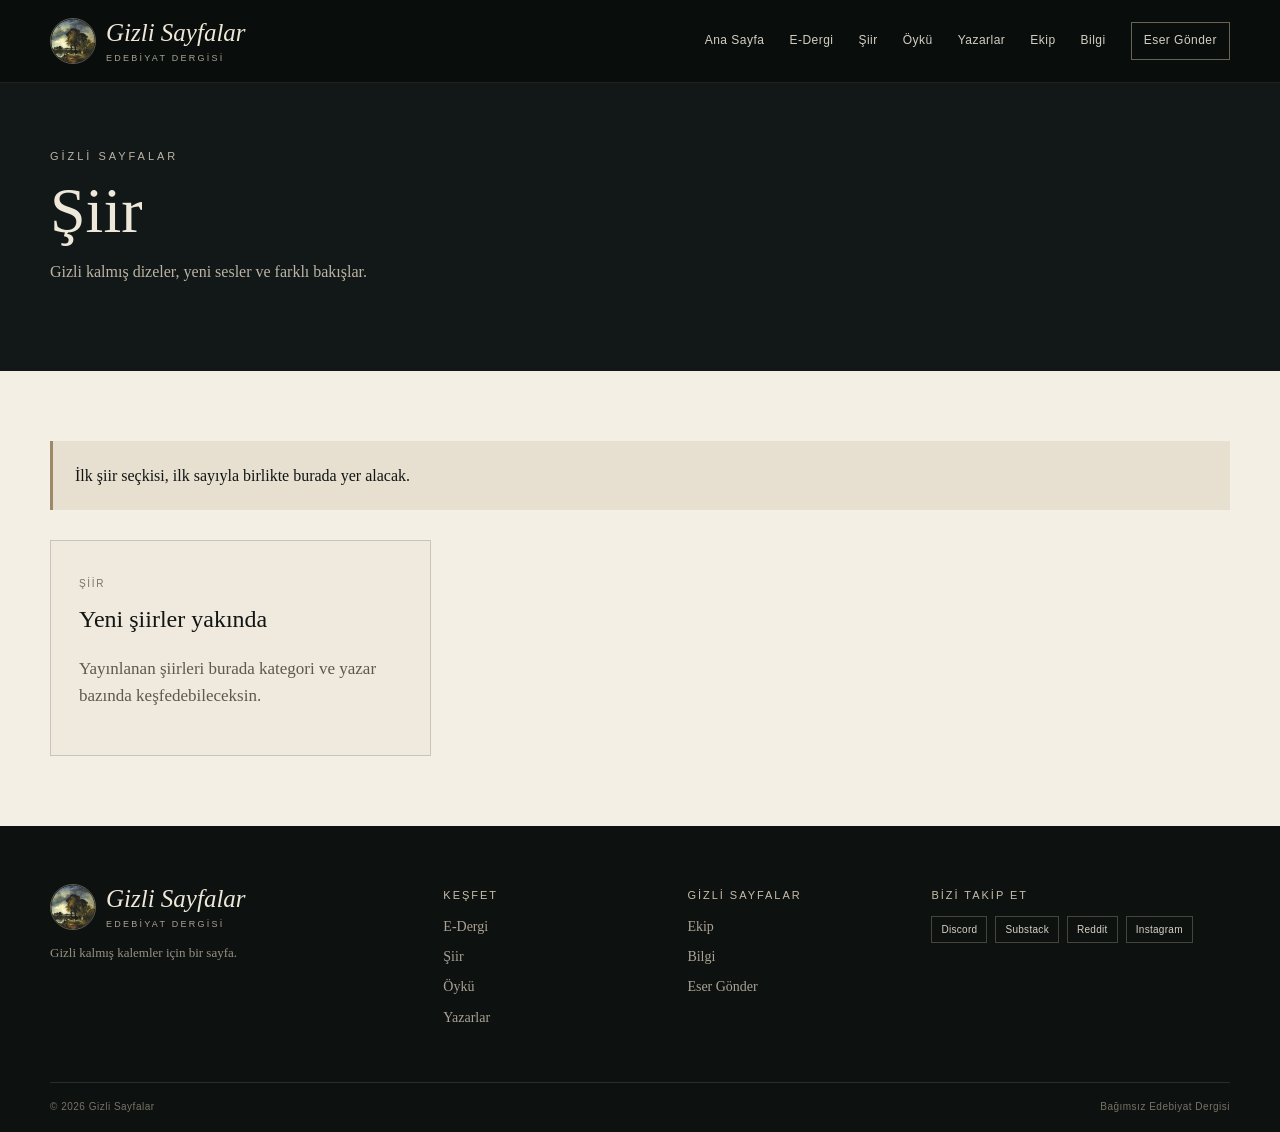
<file: pages/siir.html>
<!doctype html><html lang="tr"><head><meta charset="utf-8"><meta name="viewport" content="width=device-width, initial-scale=1"><meta name="description" content="Şiir — Gizli Sayfalar"><title>Şiir — Gizli Sayfalar</title><link rel="icon" href="../assets/logo.svg" type="image/svg+xml"><link rel="stylesheet" href="../css/style.css"></head><body><header class="site-header inner-header"><div class="container nav-wrap">
<a class="brand" href="../index.html"><span class="brand-mark"><img src="../assets/logo-emblem.png" alt="" aria-hidden="true"><span><strong>Gizli Sayfalar</strong><small>EDEBİYAT DERGİSİ</small></span></span></a>
<button class="menu-toggle" aria-label="Menüyü aç/kapat" aria-expanded="false">☰</button>
<nav class="nav" aria-label="Ana menü">
<a href="../index.html">Ana Sayfa</a><a href="e-dergi.html">E-Dergi</a><a href="siir.html">Şiir</a><a href="oyku.html">Öykü</a><a href="yazarlar.html">Yazarlar</a><a href="ekip.html">Ekip</a><a href="bilgi.html">Bilgi</a><a class="nav-submit" href="gonder.html">Eser Gönder</a>
</nav></div></header>
<main><section class="page-hero"><div class="container"><p class="eyebrow">GİZLİ SAYFALAR</p><h1>Şiir</h1><p>Gizli kalmış dizeler, yeni sesler ve farklı bakışlar.</p></div></section><section class="content-section"><div class="container"><div class="notice">İlk şiir seçkisi, ilk sayıyla birlikte burada yer alacak.</div>
<div class="cards" style="margin-top:30px"><article class="card"><small>ŞİİR</small><h3>Yeni şiirler yakında</h3><p>Yayınlanan şiirleri burada kategori ve yazar bazında keşfedebileceksin.</p></article></div></div></section></main><footer class="site-footer"><div class="container footer-grid">
<div><span class="brand-mark footer-brand"><img src="../assets/logo-emblem.png" alt="" aria-hidden="true"><span><strong>Gizli Sayfalar</strong><small>EDEBİYAT DERGİSİ</small></span></span><p>Gizli kalmış kalemler için bir sayfa.</p></div>
<div><h3>Keşfet</h3><a href="e-dergi.html">E-Dergi</a><a href="siir.html">Şiir</a><a href="oyku.html">Öykü</a><a href="yazarlar.html">Yazarlar</a></div>
<div><h3>Gizli Sayfalar</h3><a href="ekip.html">Ekip</a><a href="bilgi.html">Bilgi</a><a href="gonder.html">Eser Gönder</a></div>
<div><h3>Bizi takip et</h3><div class="socials"><a href="https://discord.gg/N4m8sy9b" target="_blank" rel="noopener">Discord</a><a href="https://substack.com/@lebklebkral?utm_source=share&utm_medium=android&r=7fsu47" target="_blank" rel="noopener">Substack</a><a href="https://www.reddit.com/r/GizliSayfalar/s/rLZT53cDWE" target="_blank" rel="noopener">Reddit</a><a href="#">Instagram</a></div></div>
</div><div class="container footer-bottom"><span>© 2026 Gizli Sayfalar</span><span>Bağımsız Edebiyat Dergisi</span></div></footer><script src="../js/main.js"></script></body></html>
</file>
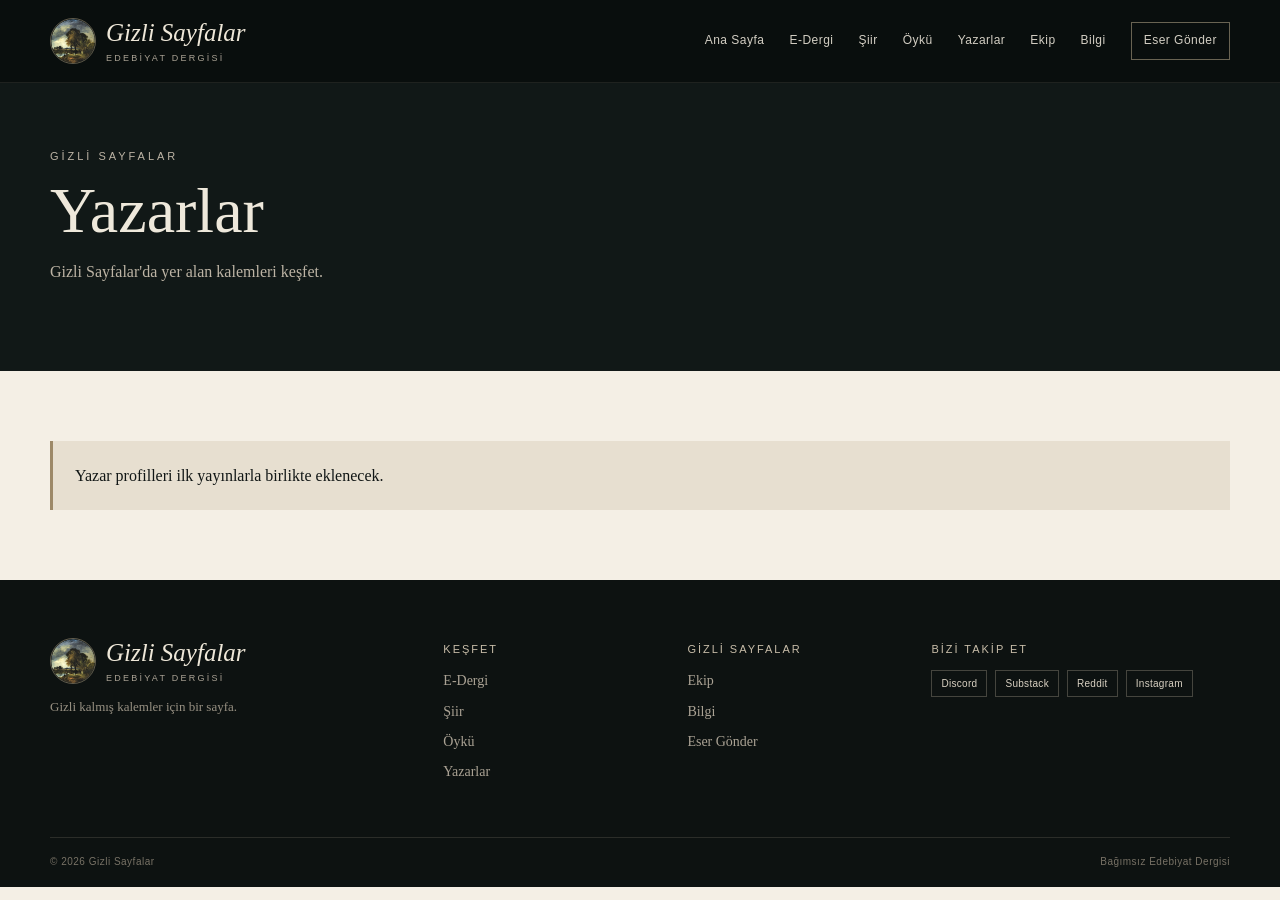
<file: pages/yazarlar.html>
<!doctype html><html lang="tr"><head><meta charset="utf-8"><meta name="viewport" content="width=device-width, initial-scale=1"><meta name="description" content="Yazarlar — Gizli Sayfalar"><title>Yazarlar — Gizli Sayfalar</title><link rel="icon" href="../assets/logo.svg" type="image/svg+xml"><link rel="stylesheet" href="../css/style.css"></head><body><header class="site-header inner-header"><div class="container nav-wrap">
<a class="brand" href="../index.html"><span class="brand-mark"><img src="../assets/logo-emblem.png" alt="" aria-hidden="true"><span><strong>Gizli Sayfalar</strong><small>EDEBİYAT DERGİSİ</small></span></span></a>
<button class="menu-toggle" aria-label="Menüyü aç/kapat" aria-expanded="false">☰</button>
<nav class="nav" aria-label="Ana menü">
<a href="../index.html">Ana Sayfa</a><a href="e-dergi.html">E-Dergi</a><a href="siir.html">Şiir</a><a href="oyku.html">Öykü</a><a href="yazarlar.html">Yazarlar</a><a href="ekip.html">Ekip</a><a href="bilgi.html">Bilgi</a><a class="nav-submit" href="gonder.html">Eser Gönder</a>
</nav></div></header>
<main><section class="page-hero"><div class="container"><p class="eyebrow">GİZLİ SAYFALAR</p><h1>Yazarlar</h1><p>Gizli Sayfalar'da yer alan kalemleri keşfet.</p></div></section><section class="content-section"><div class="container"><div class="notice">Yazar profilleri ilk yayınlarla birlikte eklenecek.</div></div></section></main><footer class="site-footer"><div class="container footer-grid">
<div><span class="brand-mark footer-brand"><img src="../assets/logo-emblem.png" alt="" aria-hidden="true"><span><strong>Gizli Sayfalar</strong><small>EDEBİYAT DERGİSİ</small></span></span><p>Gizli kalmış kalemler için bir sayfa.</p></div>
<div><h3>Keşfet</h3><a href="e-dergi.html">E-Dergi</a><a href="siir.html">Şiir</a><a href="oyku.html">Öykü</a><a href="yazarlar.html">Yazarlar</a></div>
<div><h3>Gizli Sayfalar</h3><a href="ekip.html">Ekip</a><a href="bilgi.html">Bilgi</a><a href="gonder.html">Eser Gönder</a></div>
<div><h3>Bizi takip et</h3><div class="socials"><a href="https://discord.gg/N4m8sy9b" target="_blank" rel="noopener">Discord</a><a href="https://substack.com/@lebklebkral?utm_source=share&utm_medium=android&r=7fsu47" target="_blank" rel="noopener">Substack</a><a href="https://www.reddit.com/r/GizliSayfalar/s/rLZT53cDWE" target="_blank" rel="noopener">Reddit</a><a href="#">Instagram</a></div></div>
</div><div class="container footer-bottom"><span>© 2026 Gizli Sayfalar</span><span>Bağımsız Edebiyat Dergisi</span></div></footer><script src="../js/main.js"></script></body></html>
</file>
<file: css/style.css>
:root{
  --ink:#111615; --ink-2:#17201e; --cream:#eee8db; --paper:#f4efe5;
  --paper-2:#e7dfd1; --muted:#aaa294; --gold:#cdbb99; --line:rgba(24,29,27,.18);
  --serif: Georgia, "Times New Roman", serif; --sans: Inter, Arial, Helvetica, sans-serif;
}
*{box-sizing:border-box}
html{scroll-behavior:smooth}
body{margin:0;background:var(--paper);color:var(--ink);font-family:var(--serif);line-height:1.6}
img{max-width:100%;display:block}
a{color:inherit;text-decoration:none}
button{font:inherit}
.container{width:min(1180px, calc(100% - 48px));margin:auto}
.site-header{position:absolute;top:0;left:0;right:0;z-index:20;background:rgba(8,12,11,.72);backdrop-filter:blur(8px);border-bottom:1px solid rgba(238,232,219,.09)}
.nav-wrap{min-height:82px;display:flex;align-items:center;justify-content:space-between;gap:32px}
.brand-mark{display:flex;align-items:center;gap:10px;min-width:230px}
.brand-mark>img{width:46px;height:46px;object-fit:cover;border-radius:50%;border:1px solid rgba(205,187,153,.45)}
.brand-mark>span{display:flex;flex-direction:column;line-height:1}
.brand-mark strong{font:italic 25px var(--serif);font-weight:400;color:#eee7d8;white-space:nowrap}
.brand-mark small{font:9px var(--sans);letter-spacing:.25em;color:#aaa294;margin-top:6px}
.footer-brand{margin-bottom:12px}
.nav{display:flex;align-items:center;gap:25px;font-family:var(--sans);font-size:12px;letter-spacing:.04em;color:#e9e3d7}
.nav a{padding:29px 0;position:relative;opacity:.9}
.nav a:hover,.nav a.active{opacity:1}
.nav a.active:after{content:"";position:absolute;left:0;right:0;bottom:19px;height:1px;background:var(--gold)}
.nav-submit{border:1px solid rgba(205,187,153,.55);padding:8px 12px!important}
.nav-submit:after{display:none}
.menu-toggle{display:none;background:none;border:0;color:var(--cream);font-size:24px;cursor:pointer}
.hero{min-height:720px;position:relative;display:flex;align-items:center;background:
linear-gradient(90deg,rgba(7,12,11,.97) 0%,rgba(7,12,11,.84) 34%,rgba(7,12,11,.38) 61%,rgba(7,12,11,.68) 100%),
url("../assets/hero.jpg") center/cover no-repeat;overflow:hidden;color:var(--cream)}
.hero:after{content:"";position:absolute;inset:0;background:
linear-gradient(180deg,rgba(0,0,0,.18),transparent 40%,rgba(0,0,0,.32)),
radial-gradient(ellipse at 73% 65%,rgba(196,163,112,.14),transparent 30%);pointer-events:none}
.hero-overlay{position:absolute;inset:0;background-image:url("../assets/hero-texture.svg");opacity:.12;background-size:700px}
.hero-content{position:relative;z-index:2;padding-top:70px}
.eyebrow{font:11px var(--sans);letter-spacing:.27em;color:#c9c0ae;margin:0 0 17px}
.eyebrow.dark{color:#756b5d}
.hero h1{font-size:clamp(58px,8vw,102px);font-weight:400;line-height:.9;margin:0 0 26px;letter-spacing:-.04em}
.hero-lead{font-size:25px;margin:0 0 8px;max-width:540px}
.hero-copy{font-size:17px;color:#d1cabc;max-width:550px;margin:0 0 32px}
.button{display:inline-flex;align-items:center;gap:25px;min-height:46px;padding:0 19px;font:11px var(--sans);letter-spacing:.14em;border:1px solid;transition:.2s}
.button span{font-size:18px;line-height:0}
.button-light{border-color:#d8d0c0;color:#f5f0e7;background:rgba(12,17,16,.15)}
.button-light:hover{background:#eee8db;color:#111615}
.button-dark{background:#17201e;border-color:#17201e;color:#f3eee3}
.button-dark:hover{background:#2b3834}
.hero-note{position:absolute;right:5%;bottom:70px;z-index:2;color:#c7bdac;font-size:12px;font-style:italic;text-align:right;line-height:1.5}
.section{padding:90px 0}
.issue-grid{display:grid;grid-template-columns:260px 1fr 1.35fr;gap:54px;align-items:center}
.issue-cover{aspect-ratio:2/3;box-shadow:18px 22px 45px rgba(15,19,17,.18)}
.cover-placeholder{background:
radial-gradient(circle at 70% 28%,rgba(218,187,127,.55) 0 2%,transparent 2.5%),
linear-gradient(150deg,#243533,#182322 45%,#6a5841);color:#e8dfcd;display:flex;flex-direction:column;justify-content:space-between;padding:27px;text-align:center;letter-spacing:.08em}
.cover-placeholder span{font-size:30px;line-height:1.05}
.cover-placeholder small{font:10px var(--sans);letter-spacing:.18em}
.issue-info h2{font-size:58px;font-weight:400;line-height:1;margin:0 0 6px}
.issue-status{font-size:18px;margin:0 0 23px}
.issue-info>p:not(.eyebrow):not(.issue-status){max-width:430px;color:#5e584e}
.text-link{display:block;margin-top:22px;font:12px var(--sans);text-decoration:underline;text-underline-offset:4px}
.section-heading{display:flex;align-items:end;justify-content:space-between;gap:20px;margin-bottom:23px;border-bottom:1px solid var(--line);padding-bottom:11px}
.section-heading h2{font-size:28px;font-weight:400;margin:0}
.section-heading a,.section-heading>span{font:11px var(--sans);color:#665f55;letter-spacing:.04em}
.recent{border-left:1px solid var(--line);padding-left:35px}
.recent-item{display:grid;grid-template-columns:92px 1fr;gap:16px;padding:15px 0;border-bottom:1px solid var(--line)}
.recent-item:last-child{border-bottom:0}
.mini-image{width:92px;height:68px;background-size:cover;background-position:center}
.img-sea{background:linear-gradient(160deg,#a7a18d,#283b3a 48%,#121d1c)}
.img-paper{background:linear-gradient(130deg,#817461,#e3d7bf 35%,#302b25)}
.img-window{background:linear-gradient(135deg,#4c534a,#b9a485 46%,#17201e)}
.recent-item span{font:9px var(--sans);letter-spacing:.2em;color:#786f63}
.recent-item h3{font-size:17px;font-weight:400;margin:2px 0}
.recent-item p{font-size:12px;color:#776f63;margin:0}
.section-muted{background:#e5ded0}
.category-grid{display:grid;grid-template-columns:repeat(4,1fr);gap:10px}
.category-card{min-height:185px;position:relative;display:flex;flex-direction:column;align-items:center;justify-content:center;text-align:center;color:#eee8dc;overflow:hidden;background:#273532}
.category-card:before{content:"";position:absolute;inset:0;background:linear-gradient(rgba(14,20,19,.38),rgba(14,20,19,.72));z-index:0}
.category-card>*{position:relative;z-index:1}
.cat-poem{background:linear-gradient(145deg,#23414a,#102525)}
.cat-story{background:linear-gradient(145deg,#725d4c,#292521)}
.cat-essay{background:linear-gradient(145deg,#27423a,#111c19)}
.cat-crit{background:linear-gradient(145deg,#66363a,#241c1c)}
.category-card strong{font-size:28px;font-weight:400}
.category-card small{font-size:12px;margin-top:6px;color:#d6cdbd}
.quote-band{background:#111817;color:#e9e1d3;padding:68px 0}
.quote-band .container{position:relative;padding-left:55px}
.quote-mark{position:absolute;left:0;top:-22px;font-size:80px;color:var(--gold)}
.quote-band p{font-size:31px;margin:0 0 4px}
.quote-band small{font-size:13px;color:#aaa090}
.join{background:var(--paper)}
.join-grid{display:flex;align-items:center;justify-content:space-between;gap:40px}
.join h2{font-size:45px;font-weight:400;margin:0 0 10px}
.join p:not(.eyebrow){max-width:650px;color:#635c51;margin:0}
.site-footer{background:#0d1211;color:#d9d1c2;padding:58px 0 20px}
.footer-grid{display:grid;grid-template-columns:1.4fr .8fr .8fr 1.2fr;gap:45px;padding-bottom:45px}
.footer-logo{width:220px;margin-bottom:15px}
.footer-grid p{color:#989183;font-size:13px;max-width:260px}
.footer-grid h3{font:11px var(--sans);letter-spacing:.18em;text-transform:uppercase;color:#c8bda9;margin:5px 0 15px}
.footer-grid>div>a{display:block;font-size:14px;color:#aaa294;margin:8px 0}
.socials{display:flex;flex-wrap:wrap;gap:8px}
.socials a{border:1px solid rgba(215,202,179,.28)!important;padding:7px 9px!important;font:10px var(--sans)!important;letter-spacing:.03em}
.footer-bottom{border-top:1px solid rgba(215,202,179,.15);padding-top:18px;display:flex;justify-content:space-between;gap:20px;color:#787266;font:10px var(--sans);letter-spacing:.05em}
.page-hero{background:#111817;color:var(--cream);padding:150px 0 70px}
.page-hero h1{font-size:64px;font-weight:400;line-height:1;margin:0 0 12px}
.page-hero p{max-width:650px;color:#bdb4a5}
.content-section{padding:70px 0}
.content-section h2{font-size:36px;font-weight:400}
.content-section p,.content-section li{font-size:17px;color:#5e584f}
.cards{display:grid;grid-template-columns:repeat(3,1fr);gap:18px}
.card{background:#f0e9dd;border:1px solid var(--line);padding:28px}
.card h3{font-size:24px;font-weight:400;margin:5px 0}
.card small{font:10px var(--sans);letter-spacing:.17em;color:#7b7265}
.form-box{max-width:720px;background:#eee7da;border:1px solid var(--line);padding:32px}
.form-box label{display:block;font:11px var(--sans);letter-spacing:.12em;text-transform:uppercase;margin:0 0 7px}
.form-box input,.form-box textarea,.form-box select{width:100%;padding:12px;border:1px solid #c8c0b2;background:#f8f3e9;font:15px var(--serif);margin-bottom:20px}
.form-box textarea{min-height:160px;resize:vertical}
.notice{padding:22px;border-left:3px solid #9d8968;background:#e7dfd0}
.reader{background:#191f1d;color:#eee8dc;min-height:600px;padding:80px 0}
.reader-page{max-width:800px;margin:auto;background:#f5efe4;color:#211f1b;padding:70px 80px;box-shadow:0 15px 40px rgba(0,0,0,.25)}
.reader-page h1{font-size:48px;font-weight:400;line-height:1.05}
.reader-page .meta{font:10px var(--sans);letter-spacing:.18em;color:#776e62}
.reader-page p{font-size:18px;line-height:1.85}
@media(max-width:1000px){
  .nav{gap:14px;font-size:11px}
  .issue-grid{grid-template-columns:220px 1fr}
  .recent{grid-column:1/-1;border-left:0;border-top:1px solid var(--line);padding:28px 0 0}
  .footer-grid{grid-template-columns:1fr 1fr}
}
@media(max-width:760px){
  .container{width:min(100% - 28px,1180px)}
  .site-header{position:absolute;background:rgba(7,11,10,.86)}
  .nav-wrap{min-height:68px}
  .brand img{width:180px}
  .menu-toggle{
    display:block;background:transparent;border:1px solid rgba(205,187,153,.35);
    color:var(--cream);width:42px;height:42px;border-radius:0;font-size:20px;
  }
  .nav{
    display:none;position:absolute;left:14px;right:14px;top:68px;
    background:#0c1110;border:1px solid rgba(238,232,219,.13);
    padding:8px;flex-direction:column;align-items:stretch;gap:0;
    box-shadow:0 18px 45px rgba(0,0,0,.35)
  }
  .nav.open{display:flex}
  .nav a{padding:13px 11px;font-size:11px;border-bottom:1px solid rgba(238,232,219,.07)}
  .nav a:last-child{border-bottom:0}
  .nav a.active:after{display:none}
  .nav-submit{margin:7px 3px;padding:10px!important;text-align:center;border-color:rgba(205,187,153,.55)!important}

  /* Phone-specific hero: stacked editorial cover + text instead of a scaled desktop hero */
  .hero{
    min-height:auto;padding:118px 0 48px;
    background:
      linear-gradient(180deg,rgba(7,12,11,.78),rgba(7,12,11,.92)),
      radial-gradient(circle at 50% 22%,rgba(205,180,130,.34),transparent 22%),
      linear-gradient(145deg,#172422,#273633 50%,#161d1c);
  }
  .hero-content{padding-top:0;text-align:center;display:flex;flex-direction:column;align-items:center}
  .eyebrow{font-size:9px;letter-spacing:.24em}
  .hero h1{font-size:clamp(54px,17vw,76px);line-height:.86;margin:6px 0 20px}
  .hero-lead{font-size:20px;line-height:1.35;max-width:330px}
  .hero-copy{font-size:14px;line-height:1.65;max-width:340px;margin-bottom:25px;color:#cfc7b8}
  .hero .button{min-height:48px;padding:0 18px}
  .hero-note{display:none}
  .hero:before{
    content:"";width:min(72vw,280px);aspect-ratio:1;border-radius:50%;
    margin:0 auto 30px;
    background:
      linear-gradient(rgba(10,15,14,.12),rgba(10,15,14,.18)),
      url("../assets/hero.jpg") center/cover no-repeat;
    border:1px solid rgba(219,204,174,.3);
    box-shadow:0 15px 45px rgba(0,0,0,.32);
    order:-1;
  }

  .section{padding:58px 0}
  .issue-grid{grid-template-columns:1fr;gap:27px}
  .issue-cover{width:min(68vw,260px);margin:auto}
  .issue-info{text-align:center}
  .issue-info h2{font-size:46px}
  .issue-info>p:not(.eyebrow):not(.issue-status){margin-left:auto;margin-right:auto}
  .issue-info .button{margin-top:5px}
  .recent{grid-column:auto;border-left:0;border-top:1px solid var(--line);padding:30px 0 0}
  .section-heading{align-items:center}
  .section-heading h2{font-size:26px}
  .section-heading a{font-size:10px}
  .recent-item{grid-template-columns:84px 1fr;gap:14px;padding:13px 0}
  .mini-image{width:84px;height:66px}
  .recent-item h3{font-size:17px}
  .recent-item p{font-size:11px;line-height:1.45}

  .section-muted{padding-top:54px;padding-bottom:54px}
  .category-grid{grid-template-columns:1fr 1fr;gap:8px}
  .category-card{min-height:145px}
  .category-card strong{font-size:23px}
  .category-card small{font-size:10px;padding:0 10px}

  .quote-band{padding:52px 0}
  .quote-band .container{padding-left:35px}
  .quote-mark{font-size:62px;top:-15px}
  .quote-band p{font-size:22px;line-height:1.4}

  .join-grid{display:block;text-align:center}
  .join h2{font-size:38px;line-height:1.1}
  .join p:not(.eyebrow){font-size:14px;line-height:1.6}
  .join-grid .button{margin-top:24px}

  .site-footer{padding:48px 0 18px}
  .footer-grid{grid-template-columns:1fr 1fr;gap:30px}
  .footer-grid>div:first-child{grid-column:1/-1}
  .footer-logo{width:195px}
  .footer-grid h3{font-size:10px}
  .footer-grid>div>a{font-size:13px}
  .socials{gap:6px}
  .socials a{font-size:9px!important;padding:7px 8px!important}
  .footer-bottom{flex-direction:column;gap:5px;text-align:center;align-items:center}

  .page-hero{padding:122px 0 55px}
  .page-hero h1{font-size:46px;line-height:1.02}
  .page-hero p{font-size:14px}
  .content-section{padding:52px 0}
  .content-section h2{font-size:32px}
  .content-section p,.content-section li{font-size:16px}
  .cards{grid-template-columns:1fr}
  .card{padding:24px}
  .reader{padding:40px 0;min-height:500px}
  .reader-page{padding:36px 21px}
  .reader-page h1{font-size:37px;line-height:1.08}
  .reader-page p{font-size:17px;line-height:1.8}
}
@media(max-width:430px){
  .category-grid,.footer-grid{grid-template-columns:1fr}
  .footer-grid>div:first-child{grid-column:auto}
  .recent-item{grid-template-columns:80px 1fr}
  .mini-image{width:80px}
}
</file>
<file: css/reader.css>
/* === Gizli Sayfalar — Magazine Reader === */
.reader-shell{min-height:100vh;background:#111716;color:#eee8dc}
.reader-top{position:sticky;top:0;z-index:50;background:rgba(14,19,18,.96);backdrop-filter:blur(12px);border-bottom:1px solid rgba(238,232,219,.12)}
.reader-bar{min-height:66px;display:flex;align-items:center;gap:16px}
.reader-brand{font:11px var(--sans);letter-spacing:.17em;color:#ddd4c4;white-space:nowrap}
.reader-title{font-size:15px;color:#a9a092;overflow:hidden;text-overflow:ellipsis;white-space:nowrap}
.reader-actions{margin-left:auto;display:flex;align-items:center;gap:7px}
.reader-icon{width:38px;height:38px;border:1px solid rgba(238,232,219,.18);background:transparent;color:#eee8dc;cursor:pointer;font:13px var(--sans)}
.reader-icon:hover{background:#283330}
.reader-progress{height:2px;background:#303836}
.reader-progress i{display:block;height:100%;width:0;background:#cdbb99;transition:width .12s}
.reader-layout{display:grid;grid-template-columns:240px minmax(0,780px);gap:55px;max-width:1120px;margin:0 auto;padding:55px 24px 100px}
.reader-toc{position:sticky;top:90px;height:max-content;border-right:1px solid rgba(238,232,219,.12);padding-right:25px}
.reader-toc h2{font:10px var(--sans);letter-spacing:.2em;color:#b9ae9b;margin:0 0 18px}
.reader-toc a{display:block;padding:9px 0;color:#918a7e;font-size:14px;border-bottom:1px solid rgba(238,232,219,.06)}
.reader-toc a:hover,.reader-toc a.current{color:#eee8dc}
.reader-page-shell{min-width:0}
.mag-page{background:#f5efe4;color:#211f1b;box-shadow:0 22px 70px rgba(0,0,0,.3);padding:76px clamp(28px,7vw,86px);min-height:760px}
.mag-meta{font:10px var(--sans);letter-spacing:.18em;color:#766d60;text-transform:uppercase}
.mag-page h1{font-size:clamp(42px,6vw,70px);font-weight:400;line-height:1.02;letter-spacing:-.035em;margin:15px 0 12px}
.mag-page .lead{font-size:20px;color:#665e52;margin:0 0 35px}
.mag-page h2{font-size:29px;font-weight:400;margin-top:45px}
.mag-page h3{font-size:22px;font-weight:400;margin-top:35px}
.mag-page p,.mag-page li{font-size:18px;line-height:1.9}
.mag-page p{margin:0 0 1.2em}
.mag-page blockquote{border-left:2px solid #a18c69;margin:35px 0;padding:5px 0 5px 25px;font-style:italic;color:#61584d}
.mag-page .dropcap:first-letter{float:left;font-size:4.3em;line-height:.8;padding:8px 9px 0 0}
.mag-page hr{border:0;border-top:1px solid #d2c8b8;margin:42px 0}
.reader-footer{max-width:780px;margin:0 auto;padding:0 24px 80px;display:flex;justify-content:space-between;gap:15px}
.reader-nav{border:1px solid rgba(238,232,219,.2);padding:13px 17px;color:#ded6c7;font:10px var(--sans);letter-spacing:.1em}
.reader-nav:hover{background:#26302d}
.reader-settings{position:fixed;right:22px;bottom:22px;z-index:60;background:#eee8dc;color:#171b19;padding:14px;box-shadow:0 10px 35px rgba(0,0,0,.3);display:none;width:250px}
.reader-settings.open{display:block}
.reader-settings h3{font:10px var(--sans);letter-spacing:.15em;margin:0 0 12px}
.reader-setting-row{display:flex;justify-content:space-between;align-items:center;gap:10px;margin:9px 0;font:12px var(--sans)}
.reader-setting-row button{border:1px solid #b9ae9e;background:#f8f3e9;padding:5px 9px;cursor:pointer}
.reader-shell.sepia .mag-page{background:#e9dfcc}
.reader-shell.dark-paper .mag-page{background:#202625;color:#e9e3d7}
.reader-shell.dark-paper .mag-page .lead,.reader-shell.dark-paper .mag-page p{color:#d0c8bb}
.reader-shell.dark-paper .mag-page blockquote{color:#cfc6b7}
.reader-shell.dark-paper .mag-page hr{border-color:#46504c}
@media(max-width:820px){
  .reader-layout{display:block;padding:28px 12px 70px}
  .reader-toc{position:relative;top:auto;border-right:0;border-bottom:1px solid rgba(238,232,219,.12);padding:0 0 16px;margin-bottom:20px}
  .reader-toc h2{margin-bottom:7px}
  .reader-toc a{display:inline-block;border:1px solid rgba(238,232,219,.13);padding:7px 9px;margin:4px 3px 0 0;font-size:11px}
  .mag-page{padding:42px 23px;min-height:0}
  .mag-page .lead{font-size:18px}
  .mag-page p,.mag-page li{font-size:17px;line-height:1.82}
  .reader-footer{padding:0 12px 50px}
}
@media(max-width:480px){
  .reader-bar{min-height:58px}
  .reader-brand{font-size:9px;letter-spacing:.11em}
  .reader-title{display:none}
  .reader-actions{gap:4px}
  .reader-icon{width:34px;height:34px}
  .mag-page{padding:35px 19px}
  .mag-page h1{font-size:39px}
  .mag-page p,.mag-page li{font-size:16.5px}
  .reader-settings{left:14px;right:14px;bottom:14px;width:auto}
}
</file>
